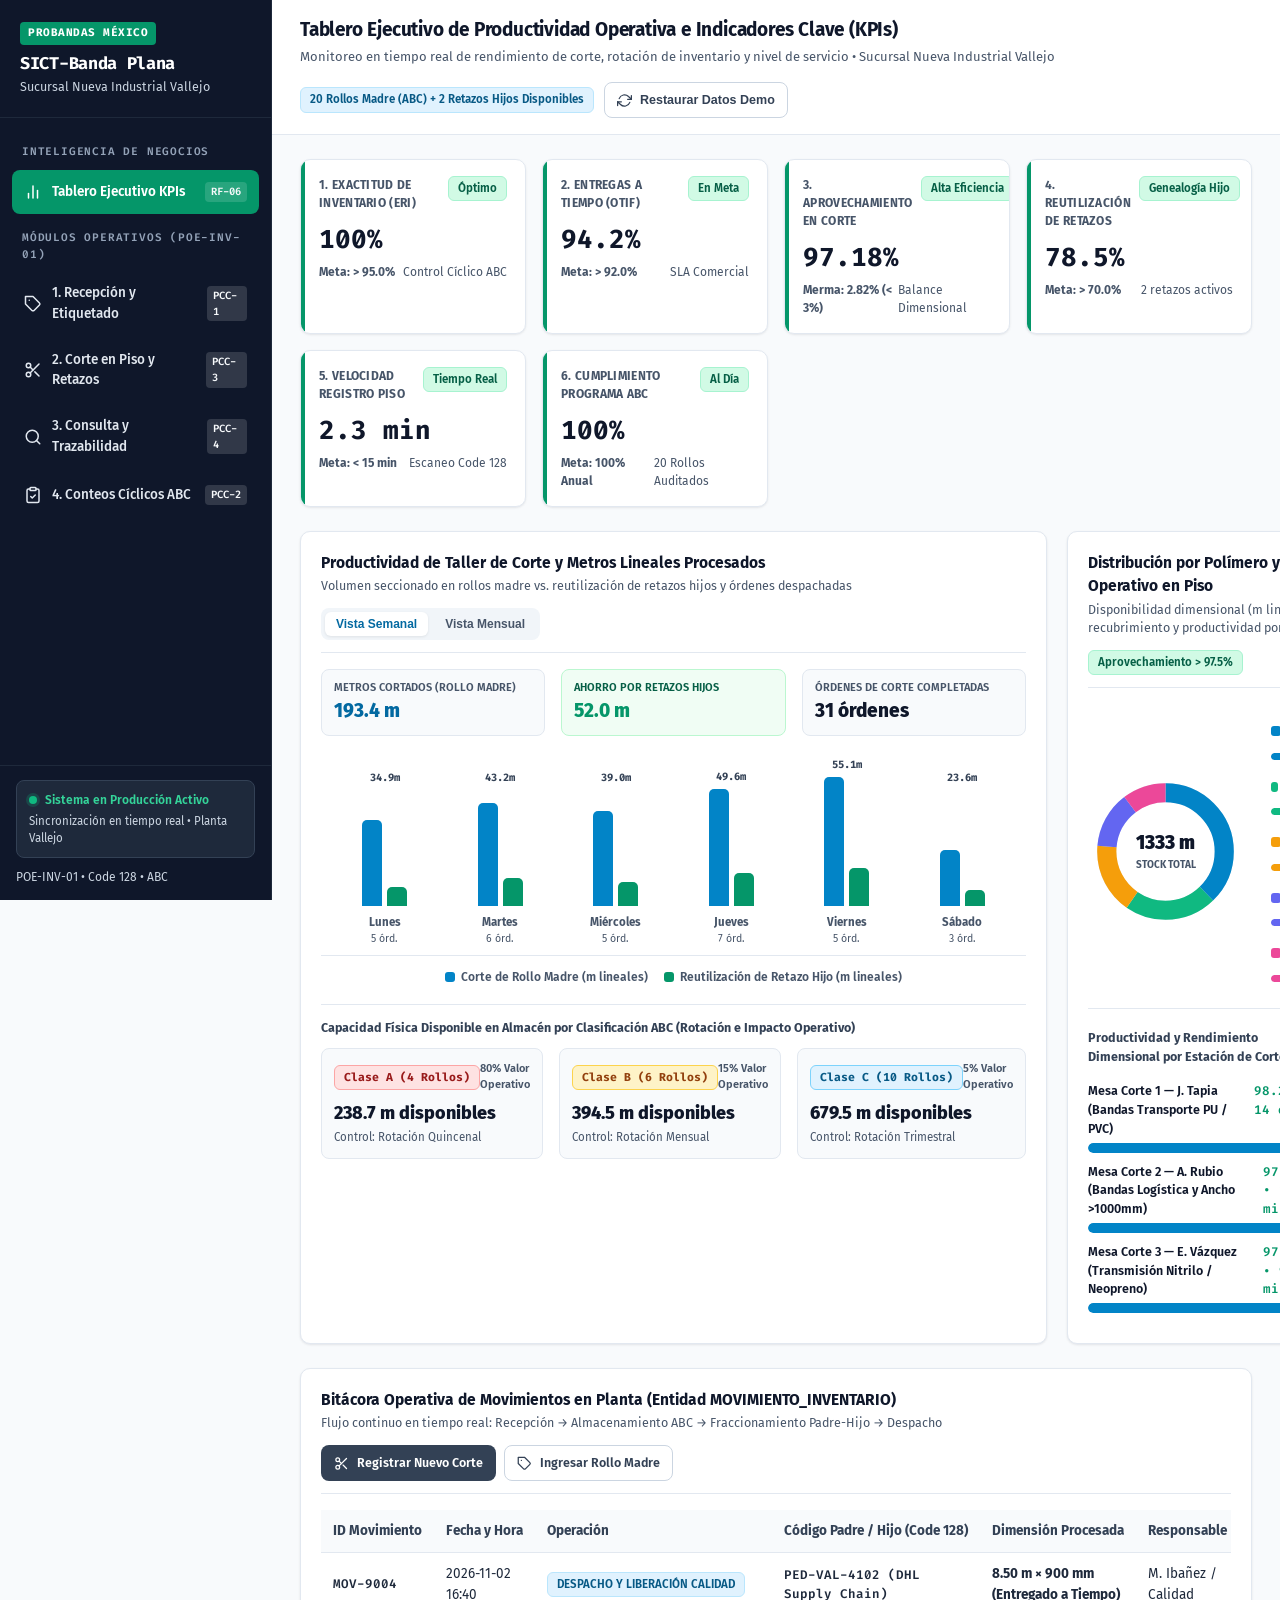
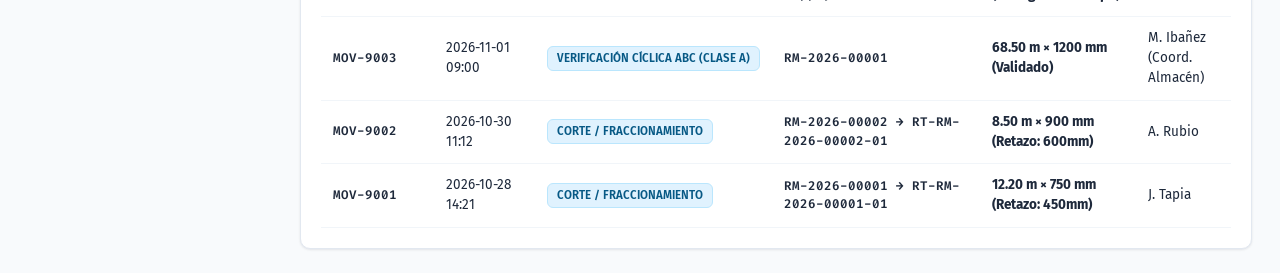
<file: index.html>
<!DOCTYPE html>
<html lang="es">
<head>
  <meta charset="UTF-8" />
  <meta name="viewport" content="width=device-width, initial-scale=1.0" />
  <title>Tablero Ejecutivo de Productividad y KPIs | Probandas México - Sucursal Vallejo</title>
  <link rel="stylesheet" href="styles.css" />
  <style>
    /* Estilos de gráficas interactivas de productividad */
    .chart-controls {
      display: flex;
      gap: 6px;
      background: #f1f5f9;
      padding: 4px;
      border-radius: 8px;
    }
    .chart-tab {
      border: none;
      background: transparent;
      padding: 5px 11px;
      border-radius: 6px;
      font-size: 12px;
      font-weight: 600;
      color: #475569;
      cursor: pointer;
      transition: all 0.15s;
    }
    .chart-tab.active {
      background: #ffffff;
      color: var(--primary-dark);
      box-shadow: 0 1px 3px rgba(0,0,0,0.08);
    }
    .vbar-chart {
      display: flex;
      align-items: flex-end;
      justify-content: space-between;
      height: 210px;
      padding: 24px 12px 8px;
      border-bottom: 1px solid var(--border);
      gap: 12px;
      margin-top: 8px;
    }
    .vbar-col {
      flex: 1;
      display: flex;
      flex-direction: column;
      align-items: center;
      height: 100%;
      justify-content: flex-end;
    }
    .vbar-group {
      display: flex;
      align-items: flex-end;
      gap: 5px;
      height: 155px;
      width: 100%;
      justify-content: center;
    }
    .vbar {
      width: 20px;
      border-radius: 5px 5px 0 0;
      transition: height 0.35s ease;
      position: relative;
    }
    .vbar:hover {
      opacity: 0.88;
    }
    .vbar-val {
      font-size: 10.5px;
      font-weight: 700;
      color: #334155;
      margin-bottom: 4px;
      text-align: center;
    }
    .vbar-label {
      font-size: 11.5px;
      font-weight: 700;
      color: #475569;
      margin-top: 8px;
    }
    .vbar-sub {
      font-size: 10.5px;
      color: var(--text-muted);
    }
    .chart-legend {
      display: flex;
      gap: 16px;
      flex-wrap: wrap;
      font-size: 12px;
      color: #475569;
      margin-top: 12px;
      justify-content: center;
    }
    .legend-item {
      display: flex;
      align-items: center;
      gap: 6px;
      font-weight: 600;
    }
    .legend-dot {
      width: 10px;
      height: 10px;
      border-radius: 3px;
      display: inline-block;
    }
    .donut-wrap {
      display: grid;
      grid-template-columns: 165px 1fr;
      gap: 18px;
      align-items: center;
      padding: 8px 0 14px;
    }
    @media (max-width: 640px) {
      .donut-wrap {
        grid-template-columns: 1fr;
        justify-items: center;
      }
    }
  </style>
</head>
<body>
  <!-- Sidebar Navigation -->
  <aside class="sidebar" aria-label="Navegación principal">
    <div class="brand">
      <span class="brand-badge">PROBANDAS MÉXICO</span>
      <h1>SICT-Banda Plana</h1>
      <p>Sucursal Nueva Industrial Vallejo</p>
    </div>
    <ul class="nav-links">
      <li class="nav-section-label">Inteligencia de Negocios</li>
      <li>
        <a href="index.html" class="active" aria-current="page">
          <span>
            <svg class="icon-svg" viewBox="0 0 24 24" aria-hidden="true"><line x1="18" y1="20" x2="18" y2="10"></line><line x1="12" y1="20" x2="12" y2="4"></line><line x1="6" y1="20" x2="6" y2="14"></line></svg>
            Tablero Ejecutivo KPIs
          </span>
          <span class="nav-pcc">RF-06</span>
        </a>
      </li>
      <li class="nav-section-label">Módulos Operativos (POE-INV-01)</li>
      <li>
        <a href="recepcion.html">
          <span>
            <svg class="icon-svg" viewBox="0 0 24 24" aria-hidden="true"><path d="M20.59 13.41l-7.17 7.17a2 2 0 0 1-2.83 0L2 12V2h10l8.59 8.59a2 2 0 0 1 0 2.82z"></path><line x1="7" y1="7" x2="7.01" y2="7"></line></svg>
            1. Recepción y Etiquetado
          </span>
          <span class="nav-pcc">PCC-1</span>
        </a>
      </li>
      <li>
        <a href="corte.html">
          <span>
            <svg class="icon-svg" viewBox="0 0 24 24" aria-hidden="true"><circle cx="6" cy="6" r="3"></circle><circle cx="6" cy="18" r="3"></circle><line x1="20" y1="4" x2="8.12" y2="15.88"></line><line x1="14.47" y1="14.48" x2="20" y2="20"></line><line x1="8.12" y1="8.12" x2="12" y2="12"></line></svg>
            2. Corte en Piso y Retazos
          </span>
          <span class="nav-pcc">PCC-3</span>
        </a>
      </li>
      <li>
        <a href="consulta.html">
          <span>
            <svg class="icon-svg" viewBox="0 0 24 24" aria-hidden="true"><circle cx="11" cy="11" r="8"></circle><line x1="21" y1="21" x2="16.65" y2="16.65"></line></svg>
            3. Consulta y Trazabilidad
          </span>
          <span class="nav-pcc">PCC-4</span>
        </a>
      </li>
      <li>
        <a href="conteos.html">
          <span>
            <svg class="icon-svg" viewBox="0 0 24 24" aria-hidden="true"><rect x="8" y="2" width="8" height="4" rx="1" ry="1"></rect><path d="M16 4h2a2 2 0 0 1 2 2v14a2 2 0 0 1-2 2H6a2 2 0 0 1-2-2V6a2 2 0 0 1 2-2h2"></path><path d="m9 14 2 2 4-4"></path></svg>
            4. Conteos Cíclicos ABC
          </span>
          <span class="nav-pcc">PCC-2</span>
        </a>
      </li>
    </ul>
    <div class="sidebar-footer">
      <div class="erp-sync-box">
        <div class="erp-sync-status">
          <span class="dot-online" aria-hidden="true"></span> Sistema en Producción Activo
        </div>
        <div style="margin-top:4px; font-size:11.5px; color:#cbd5e1;">
          Sincronización en tiempo real • Planta Vallejo
        </div>
      </div>
      <div>POE-INV-01 • Code 128 • ABC</div>
    </div>
  </aside>

  <!-- Main Content -->
  <div class="main-wrapper">
    <header class="topbar">
      <div class="topbar-title">
        <h2>Tablero Ejecutivo de Productividad Operativa e Indicadores Clave (KPIs)</h2>
        <p>Monitoreo en tiempo real de rendimiento de corte, rotación de inventario y nivel de servicio • Sucursal Nueva Industrial Vallejo</p>
      </div>
      <div class="topbar-actions">
        <span class="badge badge-info" id="liveCountBadge" aria-live="polite">Cargando inventario...</span>
        <button class="btn btn-outline btn-sm" onclick="resetDemoData()">
          <svg class="icon-svg icon-sm" viewBox="0 0 24 24" aria-hidden="true"><polyline points="23 4 23 10 17 10"></polyline><polyline points="1 20 1 14 7 14"></polyline><path d="M3.51 9a9 9 0 0 1 14.85-3.36L23 10M1 14l4.64 4.36A9 9 0 0 0 20.49 15"></path></svg>
          Restaurar Datos Demo
        </button>
      </div>
    </header>

    <main class="content">
      <!-- Nivel 1: 6 Tarjetas de Resumen Ejecutivo de Productividad y Control -->
      <section class="grid-kpis" id="kpiGrid"></section>

      <!-- Nivel 2: Gráficas Funcionales de Productividad Operativa y Rendimiento de Materiales -->
      <div class="grid-2">
        <!-- Gráfica 1: Productividad de Corte, Aprovechamiento de Retazos y Órdenes Procesadas -->
        <div class="card">
          <div class="card-header">
            <div>
              <h3>Productividad de Taller de Corte y Metros Lineales Procesados</h3>
              <span class="subtitle">Volumen seccionado en rollos madre vs. reutilización de retazos hijos y órdenes despachadas</span>
            </div>
            <div class="chart-controls">
              <button class="chart-tab active" id="btnVistaSemanal" onclick="setProductivityView('semanal')">Vista Semanal</button>
              <button class="chart-tab" id="btnVistaMensual" onclick="setProductivityView('mensual')">Vista Mensual</button>
            </div>
          </div>

          <!-- Resumen rápido de productividad del periodo -->
          <div class="grid-3" style="margin-bottom:10px;" id="prodSummaryPills"></div>

          <!-- Gráfico de Barras Agrupadas Dinámico -->
          <div class="vbar-chart" id="productivityBarChart"></div>

          <div class="chart-legend">
            <div class="legend-item">
              <span class="legend-dot" style="background: var(--primary);"></span> Corte de Rollo Madre (m lineales)
            </div>
            <div class="legend-item">
              <span class="legend-dot" style="background: var(--success);"></span> Reutilización de Retazo Hijo (m lineales)
            </div>
          </div>

          <div style="margin-top:18px; padding-top:14px; border-top:1px solid var(--border);">
            <div style="font-size:12.5px; font-weight:700; margin-bottom:10px; color:#334155;">
              Capacidad Física Disponible en Almacén por Clasificación ABC (Rotación e Impacto Operativo)
            </div>
            <div class="grid-3" style="margin-bottom:0;" id="abcSummaryCards"></div>
          </div>
        </div>

        <!-- Gráfica 2: Distribución de Stock por Familia de Polímero y Rendimiento de Estaciones de Corte -->
        <div class="card">
          <div class="card-header">
            <div>
              <h3>Distribución por Polímero y Rendimiento Operativo en Piso</h3>
              <span class="subtitle">Disponibilidad dimensional (m lineales) por recubrimiento y productividad por estación</span>
            </div>
            <span class="badge badge-success">Aprovechamiento &gt; 97.5%</span>
          </div>

          <!-- Gráfico de Dona SVG + Desglose por Polímero -->
          <div class="donut-wrap">
            <div style="position:relative; width:155px; height:155px; display:flex; align-items:center; justify-content:center;">
              <svg id="polimeroDonutSvg" width="155" height="155" viewBox="0 0 42 42" style="transform: rotate(-90deg);"></svg>
              <div style="position:absolute; text-align:center;">
                <div style="font-size:19px; font-weight:900; color:var(--text-main);" id="donutTotalMetros">0 m</div>
                <div style="font-size:10px; font-weight:700; color:var(--text-muted); text-transform:uppercase;">Stock Total</div>
              </div>
            </div>
            <div id="polimeroBreakdownList"></div>
          </div>

          <!-- Productividad y Eficiencia por Operador / Mesa de Corte -->
          <div style="border-top:1px solid var(--border); padding-top:14px; margin-top:4px;">
            <div style="display:flex; justify-content:space-between; align-items:center; margin-bottom:10px;">
              <span style="font-size:12.5px; font-weight:700; color:#334155;">
                Productividad y Rendimiento Dimensional por Estación de Corte
              </span>
              <span style="font-size:11px; color:var(--text-muted);">Tiempo estándar alistamiento: &lt; 12 min/orden</span>
            </div>
            <div id="operadoresPerfList"></div>
          </div>
        </div>
      </div>

      <!-- Bitácora Auditable de Movimientos Productivos (Entidad MOVIMIENTO_INVENTARIO - Sección 5.4.2) -->
      <div class="card">
        <div class="card-header">
          <div>
            <h3>Bitácora Operativa de Movimientos en Planta (Entidad MOVIMIENTO_INVENTARIO)</h3>
            <span class="subtitle">Flujo continuo en tiempo real: Recepción → Almacenamiento ABC → Fraccionamiento Padre-Hijo → Despacho</span>
          </div>
          <div style="display:flex; gap:8px;">
            <a href="corte.html" class="btn btn-primary btn-sm">
              <svg class="icon-svg icon-sm" viewBox="0 0 24 24" aria-hidden="true"><circle cx="6" cy="6" r="3"></circle><circle cx="6" cy="18" r="3"></circle><line x1="20" y1="4" x2="8.12" y2="15.88"></line><line x1="14.47" y1="14.48" x2="20" y2="20"></line><line x1="8.12" y1="8.12" x2="12" y2="12"></line></svg>
              Registrar Nuevo Corte
            </a>
            <a href="recepcion.html" class="btn btn-outline btn-sm">
              <svg class="icon-svg icon-sm" viewBox="0 0 24 24" aria-hidden="true"><path d="M20.59 13.41l-7.17 7.17a2 2 0 0 1-2.83 0L2 12V2h10l8.59 8.59a2 2 0 0 1 0 2.82z"></path><line x1="7" y1="7" x2="7.01" y2="7"></line></svg>
              Ingresar Rollo Madre
            </a>
          </div>
        </div>
        <div class="table-container">
          <table>
            <thead>
              <tr>
                <th>ID Movimiento</th>
                <th>Fecha y Hora</th>
                <th>Operación</th>
                <th>Código Padre / Hijo (Code 128)</th>
                <th>Dimensión Procesada</th>
                <th>Responsable</th>
                <th>Documento</th>
                <th>Tiempo de Registro</th>
              </tr>
            </thead>
            <tbody id="movimientosTableBody"></tbody>
          </table>
        </div>
      </div>
    </main>
  </div>

  <script src="app.js"></script>
  <script>
    let currentProdView = 'semanal';

    function setProductivityView(view) {
      currentProdView = view;
      document.getElementById('btnVistaSemanal').classList.toggle('active', view === 'semanal');
      document.getElementById('btnVistaMensual').classList.toggle('active', view === 'mensual');
      renderProductivityChart();
    }

    function renderProductivityChart() {
      const state = getAppState();
      // Sumar metros de cortes registrados en sesión para reflejar actividad en vivo
      const metrosCortadosSesion = state.ordenesCorte.reduce((acc, o) => acc + Number(o.largoClienteM || 0), 0);
      const ordenesTotales = 26 + state.ordenesCorte.length;

      const dataSemanal = [
        { label: 'Lunes', madre: 28.5, retazo: 6.4, ordenes: 5 },
        { label: 'Martes', madre: 34.0, retazo: 9.2, ordenes: 6 },
        { label: 'Miércoles', madre: 31.2, retazo: 7.8, ordenes: 5 },
        { label: 'Jueves', madre: 38.6, retazo: 11.0, ordenes: 7 },
        { label: 'Viernes', madre: Number((22.0 + metrosCortadosSesion).toFixed(1)), retazo: 12.4, ordenes: 3 + state.ordenesCorte.length },
        { label: 'Sábado', madre: 18.4, retazo: 5.2, ordenes: 3 }
      ];

      const dataMensual = [
        { label: 'Semana 1', madre: 142.0, retazo: 34.5, ordenes: 22 },
        { label: 'Semana 2', madre: 158.4, retazo: 41.2, ordenes: 25 },
        { label: 'Semana 3', madre: 164.8, retazo: 46.0, ordenes: 27 },
        { label: 'Semana 4 (Actual)', madre: Number((152.0 + metrosCortadosSesion).toFixed(1)), retazo: 52.0, ordenes: ordenesTotales }
      ];

      const series = currentProdView === 'semanal' ? dataSemanal : dataMensual;
      const maxVal = Math.max(...series.map(d => d.madre)) * 1.12;

      const totalMadre = series.reduce((a, b) => a + b.madre, 0).toFixed(1);
      const totalRetazo = series.reduce((a, b) => a + b.retazo, 0).toFixed(1);
      const totalOrd = series.reduce((a, b) => a + b.ordenes, 0);

      document.getElementById('prodSummaryPills').innerHTML = `
        <div style="background:#f8fafc; border:1px solid var(--border); border-radius:8px; padding:10px 12px;">
          <div style="font-size:11px; color:var(--text-muted); font-weight:600;">METROS CORTADOS (ROLLO MADRE)</div>
          <div style="font-size:19px; font-weight:800; color:var(--primary-dark);">${totalMadre} m</div>
        </div>
        <div style="background:#f0fdf4; border:1px solid #bbf7d0; border-radius:8px; padding:10px 12px;">
          <div style="font-size:11px; color:#065f46; font-weight:600;">AHORRO POR RETAZOS HIJOS</div>
          <div style="font-size:19px; font-weight:800; color:var(--success);">${totalRetazo} m</div>
        </div>
        <div style="background:#f8fafc; border:1px solid var(--border); border-radius:8px; padding:10px 12px;">
          <div style="font-size:11px; color:var(--text-muted); font-weight:600;">ÓRDENES DE CORTE COMPLETADAS</div>
          <div style="font-size:19px; font-weight:800; color:var(--text-main);">${totalOrd} órdenes</div>
        </div>
      `;

      document.getElementById('productivityBarChart').innerHTML = series.map(item => {
        const hMadre = Math.max(12, Math.round((item.madre / maxVal) * 145));
        const hRetazo = Math.max(8, Math.round((item.retazo / maxVal) * 145));
        return `
          <div class="vbar-col">
            <div class="vbar-val mono">${(item.madre + item.retazo).toFixed(1)}m</div>
            <div class="vbar-group">
              <div class="vbar" style="height:${hMadre}px; background:var(--primary);" title="Rollo Madre: ${item.madre} m"></div>
              <div class="vbar" style="height:${hRetazo}px; background:var(--success);" title="Retazo Hijo: ${item.retazo} m"></div>
            </div>
            <div class="vbar-label">${item.label}</div>
            <div class="vbar-sub">${item.ordenes} órd.</div>
          </div>
        `;
      }).join('');
    }

    function renderPolimeroDonut(state) {
      const colors = {
        'PVC': '#0284c7',
        'Poliuretano (PU)': '#10b981',
        'Nitrilo': '#f59e0b',
        'Neopreno': '#6366f1',
        'Silicón': '#ec4899'
      };

      const totals = {};
      let grandTotal = 0;
      state.rollos.forEach(r => {
        const m = Number(r.largoActual || 0);
        totals[r.polimero] = (totals[r.polimero] || 0) + m;
        grandTotal += m;
      });

      document.getElementById('donutTotalMetros').textContent = `${grandTotal.toFixed(0)} m`;

      const entries = Object.entries(totals).sort((a, b) => b[1] - a[1]);
      let cumulativePct = 0;
      const circles = entries.map(([pol, metros]) => {
        const pct = grandTotal > 0 ? (metros / grandTotal) * 100 : 0;
        const dashArray = `${pct} ${100 - pct}`;
        const dashOffset = 100 - cumulativePct;
        cumulativePct += pct;
        const color = colors[pol] || '#64748b';
        return `<circle cx="21" cy="21" r="15.9155" fill="transparent" stroke="${color}" stroke-width="5.2" stroke-dasharray="${dashArray}" stroke-dashoffset="${dashOffset}"></circle>`;
      }).join('');

      document.getElementById('polimeroDonutSvg').innerHTML = `
        <circle cx="21" cy="21" r="15.9155" fill="transparent" stroke="#e2e8f0" stroke-width="5.2"></circle>
        ${circles}
      `;

      document.getElementById('polimeroBreakdownList').innerHTML = entries.map(([pol, metros]) => {
        const pct = grandTotal > 0 ? ((metros / grandTotal) * 100).toFixed(1) : '0.0';
        const color = colors[pol] || '#64748b';
        return `
          <div style="margin-bottom:8px;">
            <div style="display:flex; justify-content:space-between; font-size:12px; font-weight:600; margin-bottom:3px;">
              <span style="display:flex; align-items:center; gap:6px;">
                <span class="legend-dot" style="background:${color};"></span> ${pol}
              </span>
              <span class="mono">${metros.toFixed(1)} m (${pct}%)</span>
            </div>
            <div class="bar-track" style="height:7px;">
              <div class="bar-fill" style="width:${pct}%; background:${color};"></div>
            </div>
          </div>
        `;
      }).join('');
    }

    function renderOperadoresPerformance(state) {
      const estaciones = [
        { nombre: 'Mesa Corte 1 — J. Tapia (Bandas Transporte PU / PVC)', ordenes: 14, aprovechamiento: 98.2, tiempoProm: '9.4 min' },
        { nombre: 'Mesa Corte 2 — A. Rubio (Bandas Logística y Ancho >1000mm)', ordenes: 12, aprovechamiento: 97.8, tiempoProm: '10.2 min' },
        { nombre: 'Mesa Corte 3 — E. Vázquez (Transmisión Nitrilo / Neopreno)', ordenes: 9, aprovechamiento: 97.5, tiempoProm: '11.0 min' }
      ];

      document.getElementById('operadoresPerfList').innerHTML = estaciones.map(e => `
        <div class="bar-row" style="margin-bottom:10px;">
          <div class="bar-row-top">
            <span>${e.nombre}</span>
            <span class="mono" style="color:var(--success);">${e.aprovechamiento}% Rendimiento • ${e.ordenes} órd. (${e.tiempoProm})</span>
          </div>
          <div class="bar-track">
            <div class="bar-fill" style="width:${e.aprovechamiento}%; background:var(--primary);"></div>
          </div>
        </div>
      `).join('');
    }

    function renderDashboard() {
      const state = getAppState();
      const m = calculateMetrics(state);
      const aprovechamiento = (100 - m.pctMerma).toFixed(2);

      document.getElementById('liveCountBadge').textContent =
        `${m.totalRollosMadre} Rollos Madre (ABC) + ${m.totalRetazosHijos} Retazos Hijos Disponibles`;

      const kpis = [
        {
          label: '1. Exactitud de Inventario (ERI)',
          value: `${m.eri}%`,
          meta: 'Meta: > 95.0%',
          base: 'Control Cíclico ABC',
          status: m.eri >= 95 ? 'green' : 'yellow',
          badge: 'Óptimo'
        },
        {
          label: '2. Entregas a Tiempo (OTIF)',
          value: `${m.otif}%`,
          meta: 'Meta: > 92.0%',
          base: 'SLA Comercial',
          status: 'green',
          badge: 'En Meta'
        },
        {
          label: '3. Aprovechamiento en Corte',
          value: `${aprovechamiento}%`,
          meta: `Merma: ${m.pctMerma}% (< 3%)`,
          base: 'Balance Dimensional',
          status: m.pctMerma < 3.0 ? 'green' : 'yellow',
          badge: 'Alta Eficiencia'
        },
        {
          label: '4. Reutilización de Retazos',
          value: `${m.tasaRetazos}%`,
          meta: 'Meta: > 70.0%',
          base: `${m.totalRetazosHijos} retazos activos`,
          status: 'green',
          badge: 'Genealogía Hijo'
        },
        {
          label: '5. Velocidad Registro Piso',
          value: `${m.oportunidadMin} min`,
          meta: 'Meta: < 15 min',
          base: 'Escaneo Code 128',
          status: 'green',
          badge: 'Tiempo Real'
        },
        {
          label: '6. Cumplimiento Programa ABC',
          value: '100%',
          meta: 'Meta: 100% Anual',
          base: '20 Rollos Auditados',
          status: 'green',
          badge: 'Al Día'
        }
      ];

      document.getElementById('kpiGrid').innerHTML = kpis.map(k => `
        <div class="kpi-card status-${k.status}">
          <div class="kpi-top">
            <span class="kpi-label">${k.label}</span>
            <span class="badge badge-success">${k.badge}</span>
          </div>
          <div class="kpi-value">${k.value}</div>
          <div class="kpi-meta">
            <span><strong>${k.meta}</strong></span>
            <span>${k.base}</span>
          </div>
        </div>
      `).join('');

      // Resumen ABC
      const clases = ['A', 'B', 'C'];
      const freqMap = { A: 'Rotación Quincenal', B: 'Rotación Mensual', C: 'Rotación Trimestral' };
      const valMap = { A: '80% Valor Operativo', B: '15% Valor Operativo', C: '5% Valor Operativo' };
      document.getElementById('abcSummaryCards').innerHTML = clases.map(c => {
        const items = state.rollos.filter(r => r.abc === c && r.tipo === 'PADRE');
        const metros = items.reduce((acc, r) => acc + Number(r.largoActual), 0).toFixed(1);
        return `
          <div style="background:#f8fafc; border:1px solid var(--border); border-radius:8px; padding:12px;">
            <div style="display:flex; justify-content:space-between; align-items:center; margin-bottom:6px;">
              <span class="badge badge-abc-${c}">Clase ${c} (${items.length} Rollos)</span>
              <span style="font-size:11px; color:var(--text-muted); font-weight:600;">${valMap[c]}</span>
            </div>
            <div style="font-size:18px; font-weight:800;">${metros} m disponibles</div>
            <div style="font-size:11.5px; color:var(--text-muted); margin-top:2px;">Control: ${freqMap[c]}</div>
          </div>
        `;
      }).join('');

      renderProductivityChart();
      renderPolimeroDonut(state);
      renderOperadoresPerformance(state);

      // Tabla de movimientos
      document.getElementById('movimientosTableBody').innerHTML = state.movimientos.slice().reverse().map(mv => `
        <tr>
          <td class="mono">${mv.idMov}</td>
          <td>${mv.fecha}</td>
          <td><span class="badge badge-info">${mv.tipo}</span></td>
          <td class="mono">${mv.objeto}</td>
          <td><strong>${mv.cantidad}</strong></td>
          <td>${mv.usuario}</td>
          <td class="mono">${mv.doc}</td>
          <td><span class="badge badge-success">${mv.tiempoCapturaMin} min</span></td>
        </tr>
      `).join('');
    }

    renderDashboard();
  </script>
</body>
</html>
</file>
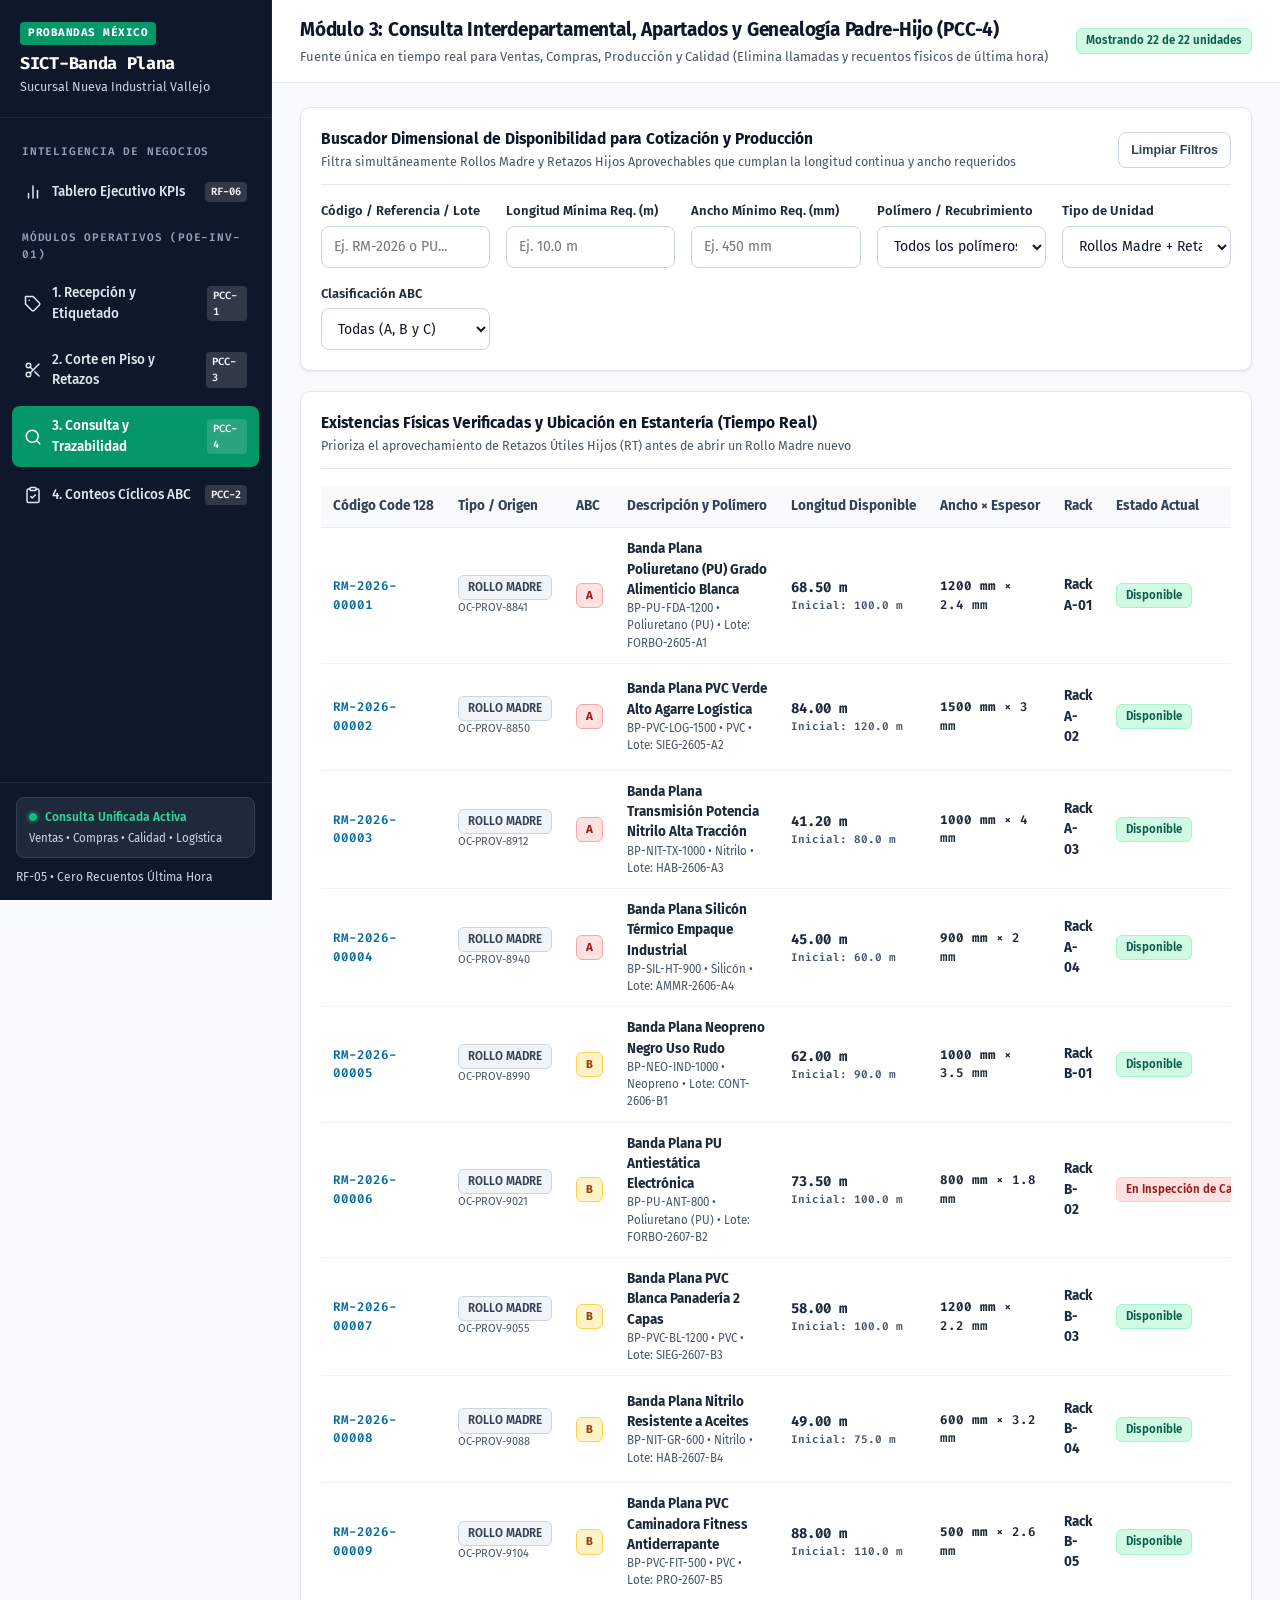
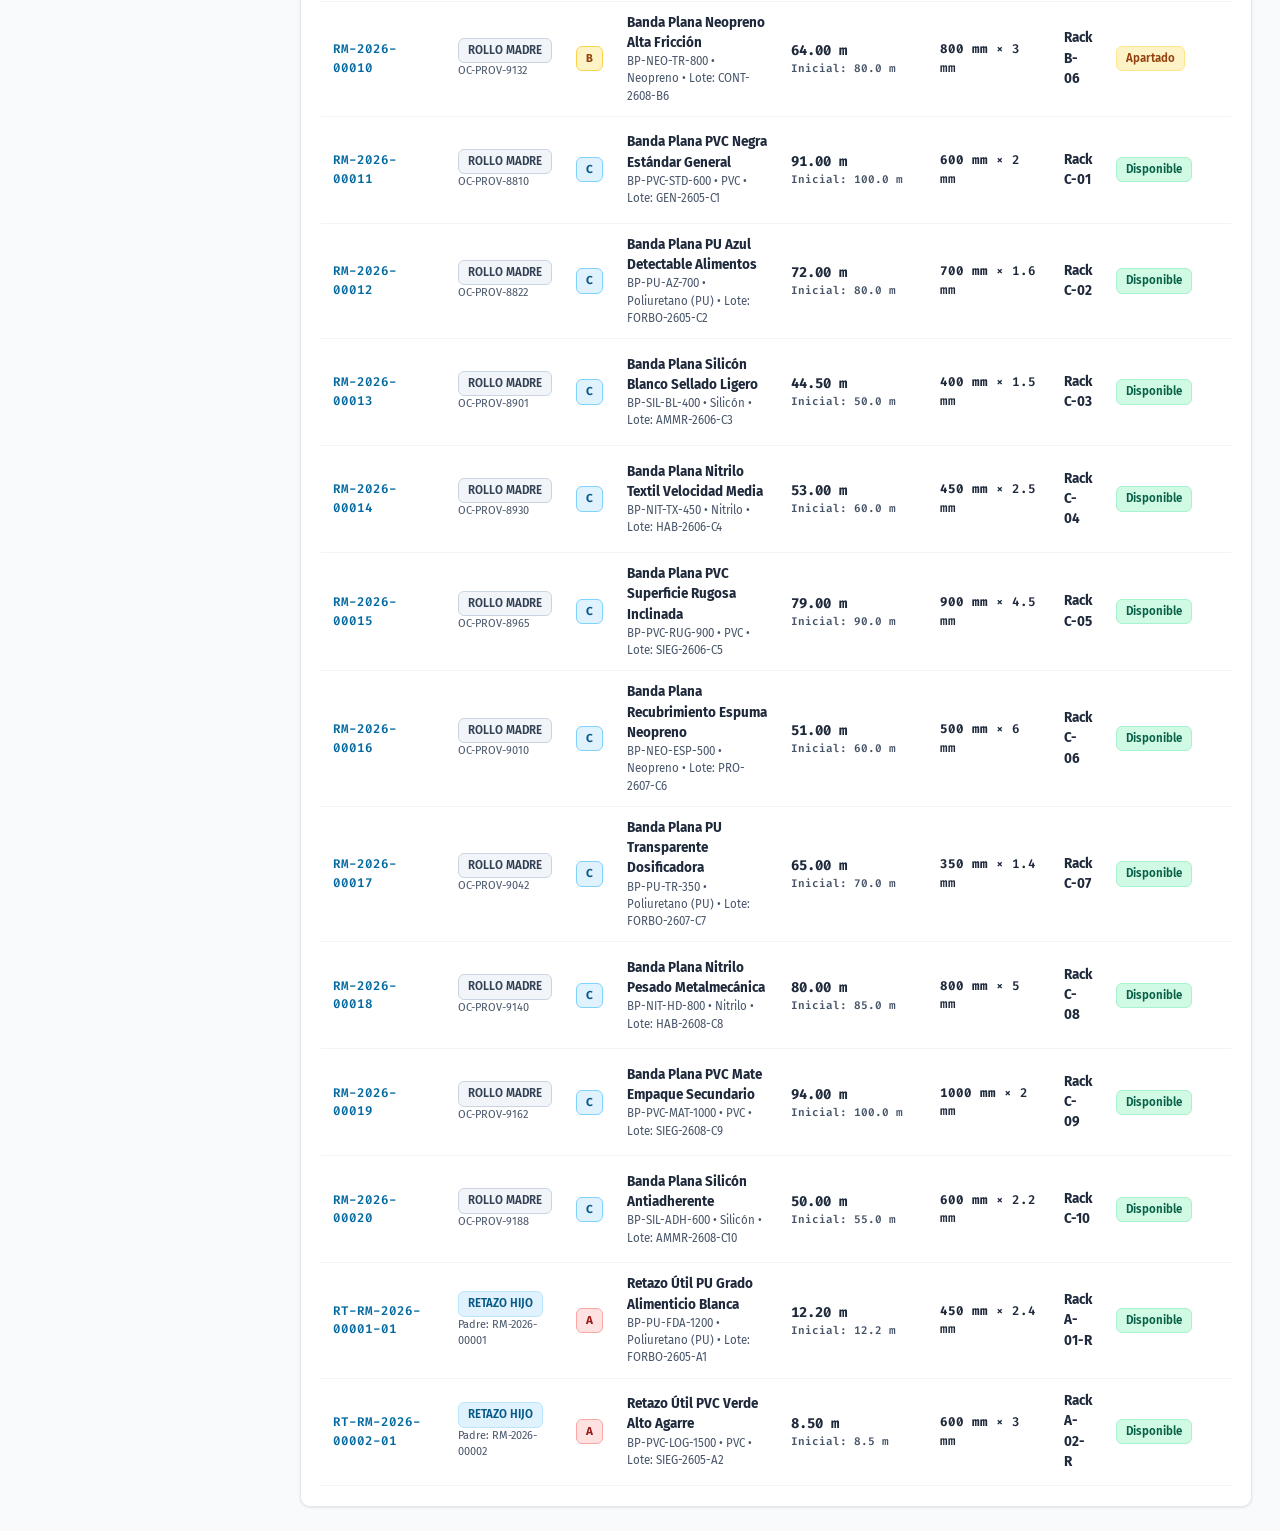
<file: consulta.html>
<!DOCTYPE html>
<html lang="es">
<head>
  <meta charset="UTF-8" />
  <meta name="viewport" content="width=device-width, initial-scale=1.0" />
  <title>Módulo 3: Consulta y Trazabilidad en Tiempo Real | Probandas México</title>
  <link rel="stylesheet" href="styles.css" />
</head>
<body>
  <aside class="sidebar" aria-label="Navegación principal">
    <div class="brand">
      <span class="brand-badge">PROBANDAS MÉXICO</span>
      <h1>SICT-Banda Plana</h1>
      <p>Sucursal Nueva Industrial Vallejo</p>
    </div>
    <ul class="nav-links">
      <li class="nav-section-label">Inteligencia de Negocios</li>
      <li>
        <a href="index.html">
          <span>
            <svg class="icon-svg" viewBox="0 0 24 24" aria-hidden="true"><line x1="18" y1="20" x2="18" y2="10"></line><line x1="12" y1="20" x2="12" y2="4"></line><line x1="6" y1="20" x2="6" y2="14"></line></svg>
            Tablero Ejecutivo KPIs
          </span>
          <span class="nav-pcc">RF-06</span>
        </a>
      </li>
      <li class="nav-section-label">Módulos Operativos (POE-INV-01)</li>
      <li>
        <a href="recepcion.html">
          <span>
            <svg class="icon-svg" viewBox="0 0 24 24" aria-hidden="true"><path d="M20.59 13.41l-7.17 7.17a2 2 0 0 1-2.83 0L2 12V2h10l8.59 8.59a2 2 0 0 1 0 2.82z"></path><line x1="7" y1="7" x2="7.01" y2="7"></line></svg>
            1. Recepción y Etiquetado
          </span>
          <span class="nav-pcc">PCC-1</span>
        </a>
      </li>
      <li>
        <a href="corte.html">
          <span>
            <svg class="icon-svg" viewBox="0 0 24 24" aria-hidden="true"><circle cx="6" cy="6" r="3"></circle><circle cx="6" cy="18" r="3"></circle><line x1="20" y1="4" x2="8.12" y2="15.88"></line><line x1="14.47" y1="14.48" x2="20" y2="20"></line><line x1="8.12" y1="8.12" x2="12" y2="12"></line></svg>
            2. Corte en Piso y Retazos
          </span>
          <span class="nav-pcc">PCC-3</span>
        </a>
      </li>
      <li>
        <a href="consulta.html" class="active" aria-current="page">
          <span>
            <svg class="icon-svg" viewBox="0 0 24 24" aria-hidden="true"><circle cx="11" cy="11" r="8"></circle><line x1="21" y1="21" x2="16.65" y2="16.65"></line></svg>
            3. Consulta y Trazabilidad
          </span>
          <span class="nav-pcc">PCC-4</span>
        </a>
      </li>
      <li>
        <a href="conteos.html">
          <span>
            <svg class="icon-svg" viewBox="0 0 24 24" aria-hidden="true"><rect x="8" y="2" width="8" height="4" rx="1" ry="1"></rect><path d="M16 4h2a2 2 0 0 1 2 2v14a2 2 0 0 1-2 2H6a2 2 0 0 1-2-2V6a2 2 0 0 1 2-2h2"></path><path d="m9 14 2 2 4-4"></path></svg>
            4. Conteos Cíclicos ABC
          </span>
          <span class="nav-pcc">PCC-2</span>
        </a>
      </li>
    </ul>
    <div class="sidebar-footer">
      <div class="erp-sync-box">
        <div class="erp-sync-status">
          <span class="dot-online" aria-hidden="true"></span> Consulta Unificada Activa
        </div>
        <div style="margin-top:4px; font-size:11.5px; color:#cbd5e1;">
          Ventas • Compras • Calidad • Logística
        </div>
      </div>
      <div>RF-05 • Cero Recuentos Última Hora</div>
    </div>
  </aside>

  <div class="main-wrapper">
    <header class="topbar">
      <div class="topbar-title">
        <h2>Módulo 3: Consulta Interdepartamental, Apartados y Genealogía Padre-Hijo (PCC-4)</h2>
        <p>Fuente única en tiempo real para Ventas, Compras, Producción y Calidad (Elimina llamadas y recuentos físicos de última hora)</p>
      </div>
      <div class="topbar-actions">
        <span class="badge badge-success" id="resumenFiltroBadge">22 partidas activas</span>
      </div>
    </header>

    <main class="content">
      <div id="consultaAlert"></div>

      <!-- Barra de Filtros Dimensionales (Sección 5.4.4.3) -->
      <div class="card" style="margin-bottom:20px;">
        <div class="card-header">
          <div>
            <h3>Buscador Dimensional de Disponibilidad para Cotización y Producción</h3>
            <span class="subtitle">Filtra simultáneamente Rollos Madre y Retazos Hijos Aprovechables que cumplan la longitud continua y ancho requeridos</span>
          </div>
          <button class="btn btn-outline btn-sm" onclick="limpiarFiltros()">Limpiar Filtros</button>
        </div>

        <div class="grid-kpis" style="margin-bottom:0; grid-template-columns: repeat(auto-fit, minmax(165px, 1fr));">
          <div class="form-group">
            <label>Código / Referencia / Lote</label>
            <input type="text" id="fltTexto" placeholder="Ej. RM-2026 o PU..." oninput="renderInventario()" />
          </div>
          <div class="form-group">
            <label>Longitud Mínima Req. (m)</label>
            <input type="number" step="0.5" min="0" id="fltMinLargo" placeholder="Ej. 10.0 m" oninput="renderInventario()" />
          </div>
          <div class="form-group">
            <label>Ancho Mínimo Req. (mm)</label>
            <input type="number" step="50" min="0" id="fltMinAncho" placeholder="Ej. 450 mm" oninput="renderInventario()" />
          </div>
          <div class="form-group">
            <label>Polímero / Recubrimiento</label>
            <select id="fltPolimero" onchange="renderInventario()">
              <option value="">Todos los polímeros</option>
              <option value="Poliuretano (PU)">Poliuretano (PU)</option>
              <option value="PVC">PVC</option>
              <option value="Nitrilo">Nitrilo</option>
              <option value="Neopreno">Neopreno</option>
              <option value="Silicón">Silicón</option>
            </select>
          </div>
          <div class="form-group">
            <label>Tipo de Unidad</label>
            <select id="fltTipo" onchange="renderInventario()">
              <option value="">Rollos Madre + Retazos Hijos</option>
              <option value="PADRE">Solo Rollos Madre (RM)</option>
              <option value="HIJO">Solo Retazos Útiles Hijos (RT)</option>
            </select>
          </div>
          <div class="form-group">
            <label>Clasificación ABC</label>
            <select id="fltAbc" onchange="renderInventario()">
              <option value="">Todas (A, B y C)</option>
              <option value="A">Clase A (Alta Rotación)</option>
              <option value="B">Clase B (Media Rotación)</option>
              <option value="C">Clase C (Baja Rotación)</option>
            </select>
          </div>
        </div>
      </div>

      <!-- Tabla de Existencias en Tiempo Real -->
      <div class="card">
        <div class="card-header">
          <div>
            <h3>Existencias Físicas Verificadas y Ubicación en Estantería (Tiempo Real)</h3>
            <span class="subtitle">Prioriza el aprovechamiento de Retazos Útiles Hijos (RT) antes de abrir un Rollo Madre nuevo</span>
          </div>
        </div>
        <div class="table-container">
          <table>
            <thead>
              <tr>
                <th>Código Code 128</th>
                <th>Tipo / Origen</th>
                <th>ABC</th>
                <th>Descripción y Polímero</th>
                <th>Longitud Disponible</th>
                <th>Ancho × Espesor</th>
                <th>Rack</th>
                <th>Estado Actual</th>
                <th>Acciones Operativas</th>
              </tr>
            </thead>
            <tbody id="tablaConsultaBody"></tbody>
          </table>
        </div>
      </div>
    </main>
  </div>

  <!-- Modal de Árbol de Genealogía Padre-Hijo y Trazabilidad Completa -->
  <div class="modal-backdrop" id="modalGenealogia" role="dialog" aria-modal="true" aria-labelledby="mdlTitulo" onclick="if(event.target === this) cerrarModal()">
    <div class="modal-card">
      <div class="card-header">
        <div>
          <h3 id="mdlTitulo">Trazabilidad Completa y Genealogía Padre-Hijo</h3>
          <span class="subtitle">Rastreo desde Orden de Compra / Recepción → Rollo Madre → Cortes en Taller → Retazos Hijos</span>
        </div>
        <button class="btn btn-outline btn-sm" id="btnCerrarModal" onclick="cerrarModal()" aria-label="Cerrar ventana de trazabilidad">
          <svg class="icon-svg icon-sm" viewBox="0 0 24 24" aria-hidden="true"><line x1="18" y1="6" x2="6" y2="18"></line><line x1="6" y1="6" x2="18" y2="18"></line></svg>
          Cerrar
        </button>
      </div>
      <div id="mdlContenido"></div>
    </div>
  </div>

  <script src="app.js"></script>
  <script>
    document.addEventListener('keydown', (e) => {
      if (e.key === 'Escape') cerrarModal();
    });

    function limpiarFiltros() {
      document.getElementById('fltTexto').value = '';
      document.getElementById('fltMinLargo').value = '';
      document.getElementById('fltMinAncho').value = '';
      document.getElementById('fltPolimero').value = '';
      document.getElementById('fltTipo').value = '';
      document.getElementById('fltAbc').value = '';
      renderInventario();
    }

    function renderInventario() {
      const state = getAppState();
      const q = document.getElementById('fltTexto').value.trim().toLowerCase();
      const minL = Number(document.getElementById('fltMinLargo').value || 0);
      const minA = Number(document.getElementById('fltMinAncho').value || 0);
      const pol = document.getElementById('fltPolimero').value;
      const tipo = document.getElementById('fltTipo').value;
      const abc = document.getElementById('fltAbc').value;

      const filtrados = state.rollos.filter(r => {
        if (q && !(r.id.toLowerCase().includes(q) || r.nombre.toLowerCase().includes(q) || r.codigoRef.toLowerCase().includes(q) || r.lote.toLowerCase().includes(q))) return false;
        if (minL > 0 && Number(r.largoActual) < minL) return false;
        if (minA > 0 && Number(r.anchoMm) < minA) return false;
        if (pol && r.polimero !== pol) return false;
        if (tipo && r.tipo !== tipo) return false;
        if (abc && r.abc !== abc) return false;
        return true;
      });

      document.getElementById('resumenFiltroBadge').textContent =
        `Mostrando ${filtrados.length} de ${state.rollos.length} unidades`;

      document.getElementById('tablaConsultaBody').innerHTML = filtrados.map(r => `
        <tr>
          <td class="mono" style="color:var(--primary-dark);">${r.id}</td>
          <td>
            ${r.tipo === 'HIJO'
              ? `<span class="badge badge-info">RETAZO HIJO</span><div style="font-size:11px; color:var(--text-muted);">Padre: ${r.padreId}</div>`
              : `<span class="badge badge-neutral">ROLLO MADRE</span><div style="font-size:11px; color:var(--text-muted);">${r.ordenCompra || ''}</div>`
            }
          </td>
          <td><span class="badge badge-abc-${r.abc}">${r.abc}</span></td>
          <td>
            <strong>${r.nombre}</strong>
            <div style="font-size:11.5px; color:var(--text-muted);">${r.codigoRef} • ${r.polimero} • Lote: ${r.lote}</div>
          </td>
          <td class="mono" style="font-size:14px;">
            <strong>${Number(r.largoActual).toFixed(2)} m</strong>
            <div style="font-size:11px; color:var(--text-muted);">Inicial: ${Number(r.largoInicial).toFixed(1)} m</div>
          </td>
          <td class="mono"><strong>${r.anchoMm} mm</strong> × ${r.espesorMm} mm</td>
          <td><strong>${r.rack}</strong></td>
          <td>
            <span class="badge ${r.estado === 'Disponible' ? 'badge-success' : (r.estado === 'Apartado' ? 'badge-warning' : 'badge-danger')}">
              ${r.estado}
            </span>
          </td>
          <td>
            <div style="display:flex; gap:6px; flex-wrap:wrap;">
              <button class="btn btn-outline btn-sm" onclick="verGenealogia('${r.id}')">
                ${iconSvg('git-branch', 'icon-sm')} Trazabilidad
              </button>
              <button class="btn ${r.estado === 'Disponible' ? 'btn-primary' : 'btn-success'} btn-sm" onclick="cambiarEstado('${r.id}')">
                ${r.estado === 'Disponible'
                  ? `${iconSvg('bookmark', 'icon-sm')} Apartar Pedido`
                  : `${iconSvg('check-circle', 'icon-sm')} Liberar a Disponible`}
              </button>
            </div>
          </td>
        </tr>
      `).join('');
    }

    function cambiarEstado(id) {
      const state = getAppState();
      const idx = state.rollos.findIndex(r => r.id === id);
      if (idx === -1) return;

      const actual = state.rollos[idx].estado;
      const nuevo = actual === 'Disponible' ? 'Apartado' : 'Disponible';
      state.rollos[idx].estado = nuevo;

      state.movimientos.push({
        idMov: `MOV-${9000 + state.movimientos.length + 1}`,
        fecha: formatNow(),
        tipo: nuevo === 'Apartado' ? 'APARTADO COMERCIAL (PCC-4)' : 'LIBERACIÓN / DISPONIBLE',
        objeto: id,
        cantidad: `${Number(state.rollos[idx].largoActual).toFixed(2)} m × ${state.rollos[idx].anchoMm} mm`,
        usuario: 'Gerencia Ventas / Calidad',
        doc: 'COT-VENTAS-2026',
        tiempoCapturaMin: 1
      });

      saveAppState(state);
      playScannerSound('ok');

      document.getElementById('consultaAlert').innerHTML = `
        <div class="alert alert-success" role="status">
          <span style="display:inline-flex; align-items:center; gap:8px;">
            ${iconSvg('check-circle')}
            <span>Unidad <code>${id}</code> actualizada a estado <strong>${nuevo}</strong> en tiempo real para todas las áreas (Ventas, Almacén, Corte y Compras).</span>
          </span>
        </div>
      `;
      renderInventario();
    }

    function verGenealogia(id) {
      const state = getAppState();
      const item = state.rollos.find(r => r.id === id);
      if (!item) return;

      const padreId = item.tipo === 'HIJO' ? item.padreId : item.id;
      const padre = state.rollos.find(r => r.id === padreId) || item;
      const hijos = state.rollos.filter(r => r.padreId === padreId);
      const cortes = state.ordenesCorte.filter(c => c.idRolloOrigen === padreId);

      document.getElementById('mdlTitulo').textContent = `Árbol de Genealogía Padre-Hijo: ${padre.id}`;
      document.getElementById('mdlContenido').innerHTML = `
        <div style="background:#f8fafc; padding:14px; border-radius:8px; border:1px solid var(--border); margin-bottom:14px;">
          <div style="font-size:12px; color:var(--text-muted); font-weight:700;">1. RECEPCIÓN FÍSICA Y REGISTRO DE ORIGEN (PCC-1)</div>
          <div style="margin-top:4px; font-size:13.5px;">
            <strong>Orden Compra / Remisión:</strong> <span class="mono">${padre.ordenCompra || ''}</span> |
            <strong>Lote Proveedor:</strong> <span class="mono">${padre.lote}</span> |
            <strong>Fecha Ingreso:</strong> ${padre.fechaIngreso}
          </div>
        </div>

        <div class="tree-node">
          <div style="font-weight:800; color:var(--primary-dark); font-size:14.5px; display:flex; align-items:center; gap:6px;">
            ${iconSvg('tag', 'icon-sm')} ROLLO MADRE PADRE: <span class="mono">${padre.id}</span> (${padre.nombre})
          </div>
          <div style="font-size:12.5px; color:#334155; margin-top:4px;">
            Longitud Original: <strong>${Number(padre.largoInicial).toFixed(2)} m</strong> × ${padre.anchoMm} mm |
            Longitud Remanente Actual: <strong>${Number(padre.largoActual).toFixed(2)} m</strong> |
            Ubicación: <strong>${padre.rack}</strong>
          </div>

          ${cortes.length > 0 ? cortes.map(c => `
            <div class="tree-child">
              <div style="font-weight:700; font-size:13px; display:flex; align-items:center; gap:6px;">
                ${iconSvg('scissors', 'icon-sm')} Orden de Corte <span class="mono">${c.idOrden}</span> (${c.fechaHora}) — Pedido: ${c.folioPedido}
              </div>
              <div style="font-size:12px; color:#475569; margin-top:2px;">
                Balance Dimensional: Inicial <strong>${Number(c.largoInicialM).toFixed(2)}m</strong> =
                Tramo Cliente (<strong>${Number(c.largoClienteM).toFixed(2)}m × ${c.anchoCorteMm}mm</strong>) +
                Remanente (<strong>${Number(c.largoRetazoM).toFixed(2)}m</strong>) +
                Merma Técnica (<strong>${Number(c.largoMermaM).toFixed(2)}m</strong>)
              </div>
            </div>
          `).join('') : `<div class="tree-child" style="font-size:12.5px; color:var(--text-muted);">Sin fraccionamientos registrados aún (Rollo íntegro).</div>`}

          ${hijos.length > 0 ? hijos.map(h => `
            <div class="tree-child" style="border-left-color:var(--success); background:#f0fdf4; padding:8px 12px; border-radius:6px;">
              <div style="font-weight:800; color:#065f46; font-size:13px; display:flex; align-items:center; gap:6px;">
                ${iconSvg('layers', 'icon-sm')} RETAZO ÚTIL HIJO DERIVADO: <span class="mono">${h.id}</span>
              </div>
              <div style="font-size:12px; color:#065f46;">
                Dimensiones Disponibles: <strong>${Number(h.largoActual).toFixed(2)} m × ${h.anchoMm} mm</strong> |
                Ubicación: <strong>${h.rack}</strong> | Estado: <strong>${h.estado}</strong>
              </div>
            </div>
          `).join('') : ''}
        </div>
      `;

      document.getElementById('modalGenealogia').classList.add('open');
      document.getElementById('btnCerrarModal').focus();
    }

    function cerrarModal() {
      document.getElementById('modalGenealogia').classList.remove('open');
    }

    renderInventario();
  </script>
</body>
</html>
</file>
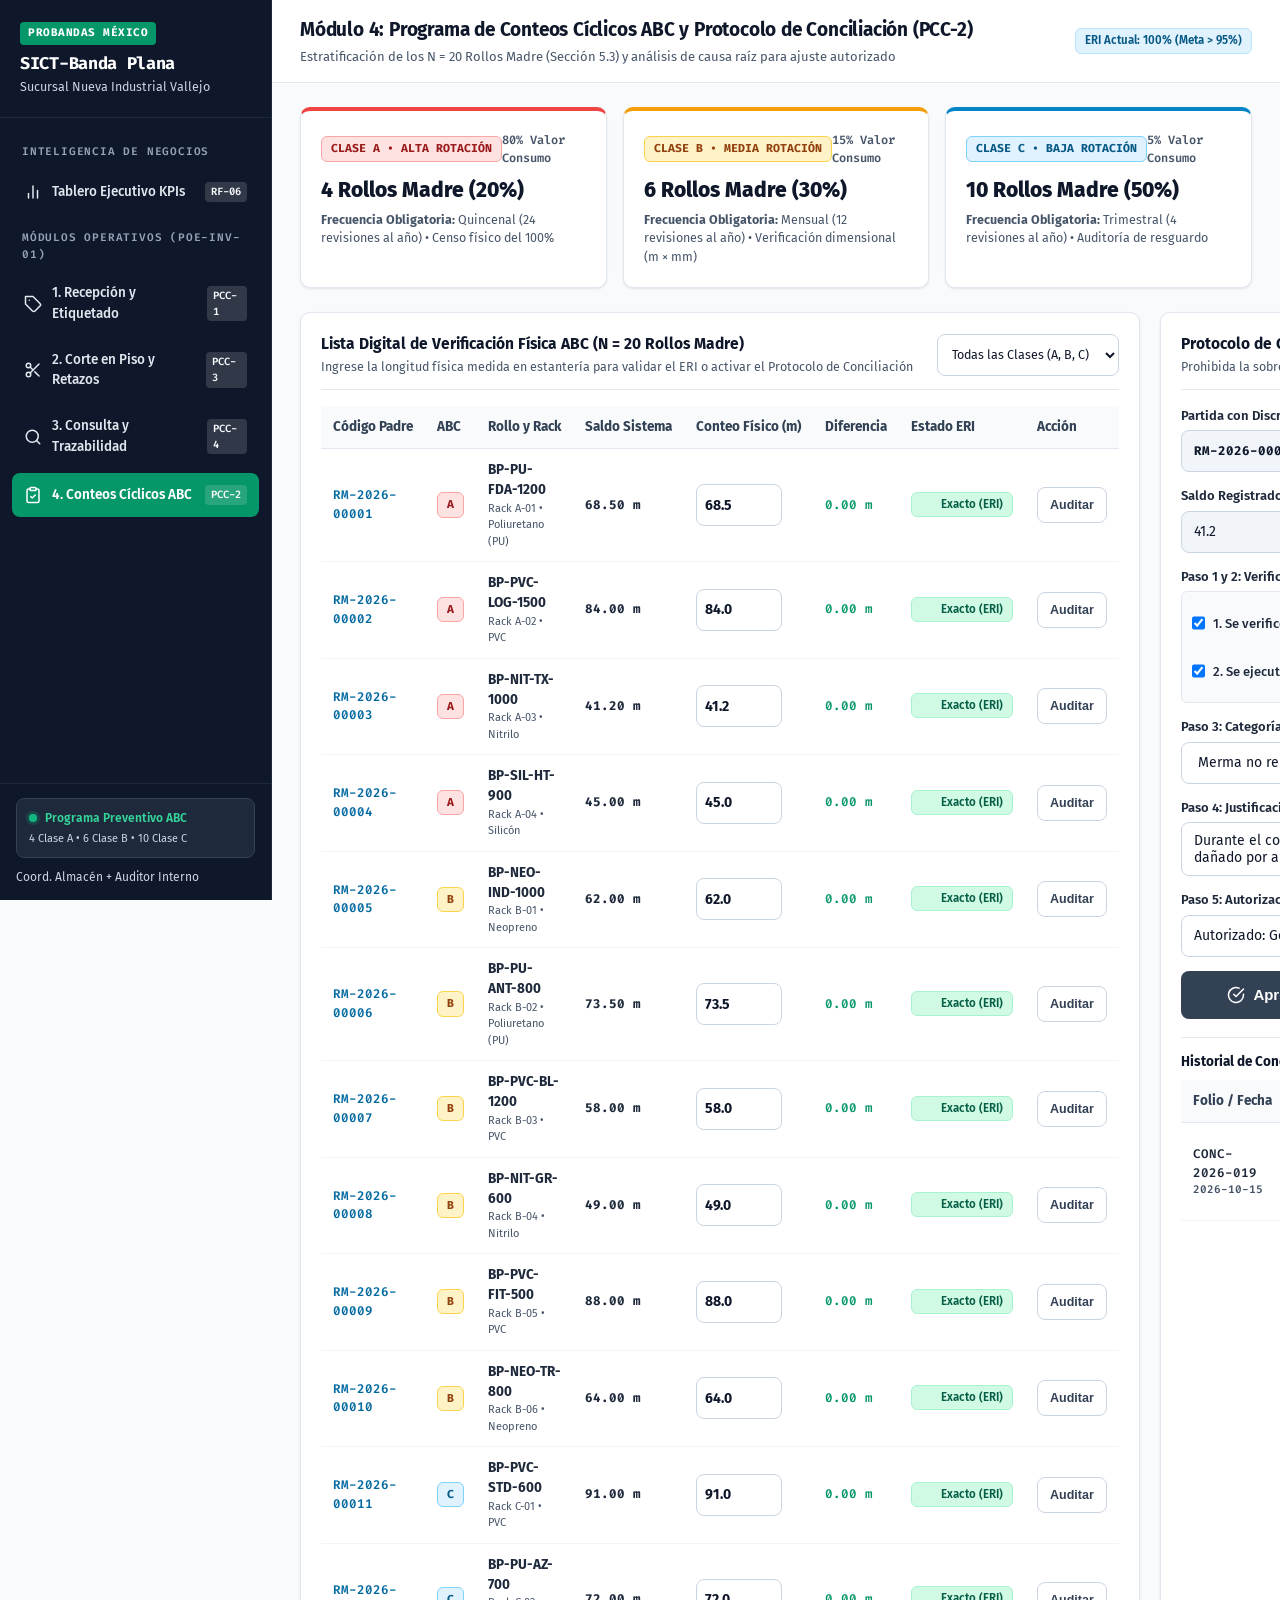
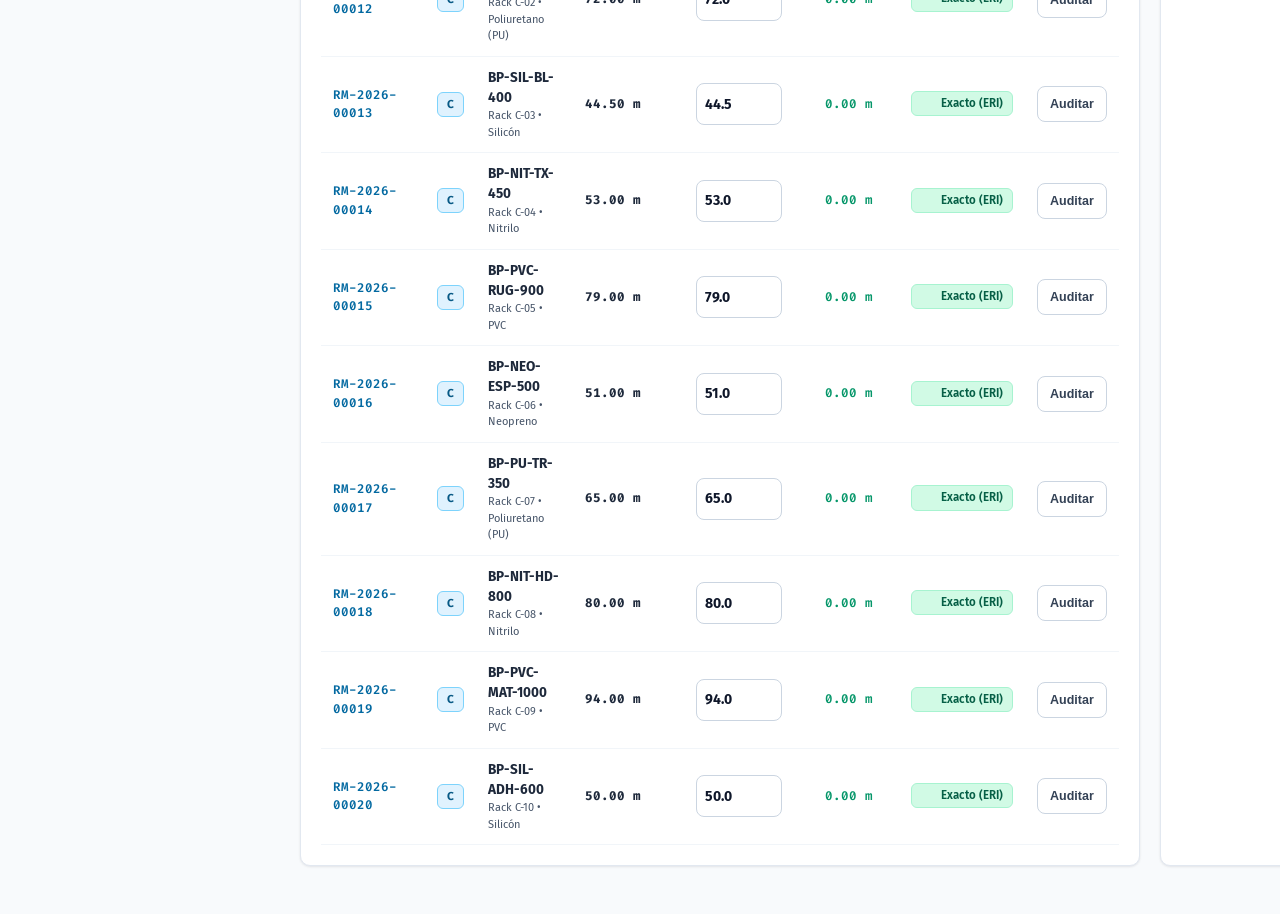
<file: conteos.html>
<!DOCTYPE html>
<html lang="es">
<head>
  <meta charset="UTF-8" />
  <meta name="viewport" content="width=device-width, initial-scale=1.0" />
  <title>Módulo 4: Conteos Cíclicos ABC y Conciliación | Probandas México</title>
  <link rel="stylesheet" href="styles.css" />
</head>
<body>
  <aside class="sidebar" aria-label="Navegación principal">
    <div class="brand">
      <span class="brand-badge">PROBANDAS MÉXICO</span>
      <h1>SICT-Banda Plana</h1>
      <p>Sucursal Nueva Industrial Vallejo</p>
    </div>
    <ul class="nav-links">
      <li class="nav-section-label">Inteligencia de Negocios</li>
      <li>
        <a href="index.html">
          <span class="nav-item-text">
            <svg class="icon-svg" viewBox="0 0 24 24" aria-hidden="true"><line x1="18" y1="20" x2="18" y2="10"/><line x1="12" y1="20" x2="12" y2="4"/><line x1="6" y1="20" x2="6" y2="14"/></svg>
            Tablero Ejecutivo KPIs
          </span>
          <span class="nav-pcc">RF-06</span>
        </a>
      </li>
      <li class="nav-section-label">Módulos Operativos (POE-INV-01)</li>
      <li>
        <a href="recepcion.html">
          <span class="nav-item-text">
            <svg class="icon-svg" viewBox="0 0 24 24" aria-hidden="true"><path d="M12 2H2v10l9.29 9.29c.94.94 2.48.94 3.42 0l6.58-6.58c.94-.94.94-2.48 0-3.42L12 2Z"/><path d="M7 7h.01"/></svg>
            1. Recepción y Etiquetado
          </span>
          <span class="nav-pcc">PCC-1</span>
        </a>
      </li>
      <li>
        <a href="corte.html">
          <span class="nav-item-text">
            <svg class="icon-svg" viewBox="0 0 24 24" aria-hidden="true"><circle cx="6" cy="6" r="3"/><circle cx="6" cy="18" r="3"/><line x1="20" y1="4" x2="8.12" y2="15.88"/><line x1="14.47" y1="14.48" x2="20" y2="20"/><line x1="8.12" y1="8.12" x2="12" y2="12"/></svg>
            2. Corte en Piso y Retazos
          </span>
          <span class="nav-pcc">PCC-3</span>
        </a>
      </li>
      <li>
        <a href="consulta.html">
          <span class="nav-item-text">
            <svg class="icon-svg" viewBox="0 0 24 24" aria-hidden="true"><circle cx="11" cy="11" r="8"/><path d="m21 21-4.3-4.3"/></svg>
            3. Consulta y Trazabilidad
          </span>
          <span class="nav-pcc">PCC-4</span>
        </a>
      </li>
      <li>
        <a href="conteos.html" class="active" aria-current="page">
          <span class="nav-item-text">
            <svg class="icon-svg" viewBox="0 0 24 24" aria-hidden="true"><rect width="8" height="4" x="8" y="2" rx="1" ry="1"/><path d="M16 4h2a2 2 0 0 1 2 2v14a2 2 0 0 1-2 2H6a2 2 0 0 1-2-2V6a2 2 0 0 1 2-2h2"/><path d="m9 14 2 2 4-4"/></svg>
            4. Conteos Cíclicos ABC
          </span>
          <span class="nav-pcc">PCC-2</span>
        </a>
      </li>
    </ul>
    <div class="sidebar-footer">
      <div class="erp-sync-box">
        <div class="erp-sync-status">
          <span class="dot-online"></span> Programa Preventivo ABC
        </div>
        <div style="margin-top:4px; font-size:11px; color:#cbd5e1;">
          4 Clase A • 6 Clase B • 10 Clase C
        </div>
      </div>
      <div>Coord. Almacén + Auditor Interno</div>
    </div>
  </aside>

  <div class="main-wrapper">
    <header class="topbar">
      <div class="topbar-title">
        <h2>Módulo 4: Programa de Conteos Cíclicos ABC y Protocolo de Conciliación (PCC-2)</h2>
        <p>Estratificación de los N = 20 Rollos Madre (Sección 5.3) y análisis de causa raíz para ajuste autorizado</p>
      </div>
      <div class="topbar-actions">
        <span class="badge badge-info" id="eriLiveBadge">ERI Actual: 95.5%</span>
      </div>
    </header>

    <main class="content">
      <div id="conciliacionAlert"></div>

      <!-- Tarjetas de Estratificación ABC (Sección 5.3.1 y 5.3.2) -->
      <div class="grid-3">
        <div class="card" style="border-top: 4px solid #ef4444;">
          <div style="display:flex; justify-content:space-between; align-items:center;">
            <span class="badge badge-abc-A">CLASE A • ALTA ROTACIÓN</span>
            <span class="mono" style="font-size:12px; color:var(--text-muted);">80% Valor Consumo</span>
          </div>
          <div style="font-size:21px; font-weight:800; margin:8px 0 4px;">4 Rollos Madre (20%)</div>
          <div style="font-size:12.5px; color:var(--text-muted);">
            <strong>Frecuencia Obligatoria:</strong> Quincenal (24 revisiones al año) • Censo físico del 100%
          </div>
        </div>

        <div class="card" style="border-top: 4px solid #f59e0b;">
          <div style="display:flex; justify-content:space-between; align-items:center;">
            <span class="badge badge-abc-B">CLASE B • MEDIA ROTACIÓN</span>
            <span class="mono" style="font-size:12px; color:var(--text-muted);">15% Valor Consumo</span>
          </div>
          <div style="font-size:21px; font-weight:800; margin:8px 0 4px;">6 Rollos Madre (30%)</div>
          <div style="font-size:12.5px; color:var(--text-muted);">
            <strong>Frecuencia Obligatoria:</strong> Mensual (12 revisiones al año) • Verificación dimensional (m × mm)
          </div>
        </div>

        <div class="card" style="border-top: 4px solid #0284c7;">
          <div style="display:flex; justify-content:space-between; align-items:center;">
            <span class="badge badge-abc-C">CLASE C • BAJA ROTACIÓN</span>
            <span class="mono" style="font-size:12px; color:var(--text-muted);">5% Valor Consumo</span>
          </div>
          <div style="font-size:21px; font-weight:800; margin:8px 0 4px;">10 Rollos Madre (50%)</div>
          <div style="font-size:12.5px; color:var(--text-muted);">
            <strong>Frecuencia Obligatoria:</strong> Trimestral (4 revisiones al año) • Auditoría de resguardo
          </div>
        </div>
      </div>

      <div class="grid-2">
        <!-- Hoja Digital de Verificación Cíclica ABC -->
        <div class="card">
          <div class="card-header">
            <div>
              <h3>Lista Digital de Verificación Física ABC (N = 20 Rollos Madre)</h3>
              <span class="subtitle">Ingrese la longitud física medida en estantería para validar el ERI o activar el Protocolo de Conciliación</span>
            </div>
            <select id="filtroClaseAbc" onchange="renderTablaConteos()" style="padding:5px 10px; font-size:12.5px;">
              <option value="">Todas las Clases (A, B, C)</option>
              <option value="A">Solo Clase A (Quincenal)</option>
              <option value="B">Solo Clase B (Mensual)</option>
              <option value="C">Solo Clase C (Trimestral)</option>
            </select>
          </div>

          <div class="table-container">
            <table>
              <thead>
                <tr>
                  <th>Código Padre</th>
                  <th>ABC</th>
                  <th>Rollo y Rack</th>
                  <th>Saldo Sistema</th>
                  <th>Conteo Físico (m)</th>
                  <th>Diferencia</th>
                  <th>Estado ERI</th>
                  <th>Acción</th>
                </tr>
              </thead>
              <tbody id="tablaConteosBody"></tbody>
            </table>
          </div>
        </div>

        <!-- Formulario del Protocolo de Conciliación de 5 Pasos (Sección 5.3.3) -->
        <div class="card">
          <div class="card-header">
            <div>
              <h3>Protocolo de Conciliación y Causa Raíz (Sección 5.3.3)</h3>
              <span class="subtitle">Prohibida la sobrescritura sin análisis de causa raíz y autorización de Gerencia</span>
            </div>
            <span class="badge badge-warning">RF-04</span>
          </div>

          <form id="formConciliacion" onsubmit="aprobarConciliacion(event)">
            <div class="form-grid">
              <div class="form-group full">
                <label>Partida con Discrepancia Seleccionada para Conciliar *</label>
                <input type="text" id="concRolloId" class="mono" value="RM-2026-00003" readonly style="background:#f1f5f9; font-weight:800;" />
              </div>

              <div class="form-group">
                <label>Saldo Registrado en Sistema (m)</label>
                <input type="number" step="0.1" id="concSaldoSist" value="41.2" readonly style="background:#f1f5f9;" />
              </div>

              <div class="form-group">
                <label>Reconteo Físico Verificado (m) *</label>
                <input type="number" step="0.1" id="concConteoFis" value="39.8" required />
              </div>

              <div class="form-group full">
                <label>Paso 1 y 2: Verificación Previa Obligatoria</label>
                <div style="background:#f8fafc; padding:10px; border-radius:6px; border:1px solid var(--border); font-size:12.5px; display:flex; flex-direction:column; gap:6px;">
                  <label style="font-weight:500; display:flex; align-items:center; gap:8px;">
                    <input type="checkbox" checked required /> 1. Se verificó que no existan órdenes de corte en proceso o pendientes de captura.
                  </label>
                  <label style="font-weight:500; display:flex; align-items:center; gap:8px;">
                    <input type="checkbox" checked required /> 2. Se ejecutó reconteo físico independiente con flexómetro/odómetro calibrado.
                  </label>
                </div>
              </div>

              <div class="form-group full">
                <label>Paso 3: Categoría Estandarizada de Causa Raíz (Sección 5.3.3) *</label>
                <select id="concCausaRaiz" required>
                  <option value="Merma no reportada">Merma no reportada (Recorte técnico de ajuste omitido)</option>
                  <option value="Error de medición">Error de medición (Variación longitudinal al seccionar tramo)</option>
                  <option value="Corte mal registrado">Corte mal registrado (Diferencia entre orden y captura)</option>
                  <option value="Confusión de código">Confusión de código (Retazo u homólogo intercambiado)</option>
                </select>
              </div>

              <div class="form-group full">
                <label>Paso 4: Justificación Técnica y Acción Correctiva *</label>
                <textarea id="concJustificacion" rows="2" required>Durante el corte de banda Nitrilo RM-2026-00003 se descartaron 1.40 m de extremo dañado por almacenamiento previo sin reportar la merma técnica.</textarea>
              </div>

              <div class="form-group full">
                <label>Paso 5: Autorización para Ajuste Auditado</label>
                <input type="text" id="concAutoriza" value="Autorizado: Gerencia de Sucursal Vallejo + Coordinador Almacén" required />
              </div>
            </div>

            <div style="margin-top:14px;">
              <button type="submit" class="btn btn-primary btn-lg" style="width:100%;">
                <svg class="icon-svg" viewBox="0 0 24 24" aria-hidden="true"><path d="M22 11.08V12a10 10 0 1 1-5.93-9.14"/><polyline points="22 4 12 14.01 9 11.01"/></svg>
                Aprobar Conciliación, Ajustar Saldo Auditado y Actualizar ERI
              </button>
            </div>
          </form>

          <div style="margin-top:18px; border-top:1px solid var(--border); padding-top:14px;">
            <h4 style="font-size:13.5px; margin-bottom:8px;">Historial de Conciliaciones Autorizadas</h4>
            <div class="table-container">
              <table>
                <thead>
                  <tr>
                    <th>Folio / Fecha</th>
                    <th>Rollo</th>
                    <th>Ajuste (m)</th>
                    <th>Causa Raíz</th>
                    <th>Estado</th>
                  </tr>
                </thead>
                <tbody id="tablaHistorialConc"></tbody>
              </table>
            </div>
          </div>
        </div>
      </div>
    </main>
  </div>

  <script src="app.js"></script>
  <script>
    function renderTablaConteos() {
      const state = getAppState();
      const m = calculateMetrics(state);
      document.getElementById('eriLiveBadge').textContent = `ERI Actual: ${m.eri}% (Meta > 95%)`;

      const filtro = document.getElementById('filtroClaseAbc').value;
      const rollos = state.rollos.filter(r => r.tipo === 'PADRE' && (!filtro || r.abc === filtro));

      document.getElementById('tablaConteosBody').innerHTML = rollos.map(r => {
        const sist = Number(r.largoActual);
        const fis = Number(r.conteoFisico ?? r.largoActual);
        const dif = Number((fis - sist).toFixed(2));
        const coincide = Math.abs(dif) < 0.05;

        return `
          <tr style="${!coincide ? 'background:#fef2f2;' : ''}">
            <td class="mono" style="color:var(--primary-dark);">${r.id}</td>
            <td><span class="badge badge-abc-${r.abc}">${r.abc}</span></td>
            <td>
              <strong>${r.codigoRef}</strong>
              <div style="font-size:11px; color:var(--text-muted);">${r.rack} • ${r.polimero}</div>
            </td>
            <td class="mono"><strong>${sist.toFixed(2)} m</strong></td>
            <td>
              <input
                type="number"
                step="0.1"
                value="${fis.toFixed(1)}"
                aria-label="Conteo físico en metros para ${r.id}"
                style="width:86px; padding:5px 8px; font-weight:700;"
                onchange="actualizarConteoFisico('${r.id}', this.value)"
              />
            </td>
            <td class="mono" style="color:${coincide ? 'var(--success)' : 'var(--danger)'};">
              ${dif > 0 ? `+${dif.toFixed(2)}` : dif.toFixed(2)} m
            </td>
            <td>
              ${coincide
                ? `<span class="badge badge-success">${iconSvg('check', 'icon-sm')} Exacto (ERI)</span>`
                : `<span class="badge badge-danger">${iconSvg('alert-triangle', 'icon-sm')} Discrepancia</span>`
              }
            </td>
            <td>
              ${!coincide
                ? `<button class="btn btn-danger btn-sm" onclick="cargarEnProtocolo('${r.id}')">Conciliar ${iconSvg('arrow-right', 'icon-sm')}</button>`
                : `<button class="btn btn-outline btn-sm" onclick="cargarEnProtocolo('${r.id}')">Auditar</button>`
              }
            </td>
          </tr>
        `;
      }).join('');

      document.getElementById('tablaHistorialConc').innerHTML = state.conciliaciones.map(c => `
        <tr>
          <td class="mono">${c.idConciliacion}<div style="font-size:11px; color:var(--text-muted);">${c.fecha}</div></td>
          <td class="mono">${c.idRollo} (${c.abc})</td>
          <td class="mono" style="color:var(--danger);">${c.diferencia > 0 ? `+${c.diferencia}` : c.diferencia} m</td>
          <td><span class="badge badge-warning">${c.causaRaiz}</span></td>
          <td><span class="badge badge-success">${c.estado}</span></td>
        </tr>
      `).join('');
    }

    function actualizarConteoFisico(id, nuevoValor) {
      const state = getAppState();
      const idx = state.rollos.findIndex(r => r.id === id);
      if (idx === -1) return;

      const fis = Number(nuevoValor);
      const sist = Number(state.rollos[idx].largoActual);
      state.rollos[idx].conteoFisico = fis;
      state.rollos[idx].conciliado = Math.abs(fis - sist) < 0.05;

      saveAppState(state);
      cargarEnProtocolo(id);
      renderTablaConteos();
    }

    function cargarEnProtocolo(id) {
      const state = getAppState();
      const r = state.rollos.find(x => x.id === id);
      if (!r) return;
      document.getElementById('concRolloId').value = r.id;
      document.getElementById('concSaldoSist').value = Number(r.largoActual).toFixed(1);
      document.getElementById('concConteoFis').value = Number(r.conteoFisico ?? r.largoActual).toFixed(1);
    }

    function aprobarConciliacion(e) {
      e.preventDefault();
      const state = getAppState();
      const id = document.getElementById('concRolloId').value;
      const idx = state.rollos.findIndex(r => r.id === id);
      if (idx === -1) return;

      const saldoSist = Number(document.getElementById('concSaldoSist').value);
      const conteoFis = Number(document.getElementById('concConteoFis').value);
      const dif = Number((conteoFis - saldoSist).toFixed(2));
      const causa = document.getElementById('concCausaRaiz').value;
      const justif = document.getElementById('concJustificacion').value;
      const ahora = formatNow();

      state.rollos[idx].largoActual = conteoFis;
      state.rollos[idx].conteoFisico = conteoFis;
      state.rollos[idx].conciliado = true;
      state.rollos[idx].fechaConteo = ahora.slice(0, 10);

      const folioConc = `CONC-2026-0${20 + state.conciliaciones.length}`;
      state.conciliaciones.unshift({
        idConciliacion: folioConc,
        fecha: ahora.slice(0, 10),
        idRollo: id,
        abc: state.rollos[idx].abc,
        saldoSistema: saldoSist,
        conteoFisico: conteoFis,
        diferencia: dif,
        causaRaiz: causa,
        justificacion: justif,
        aprobadoPor: 'Gerencia Sucursal Vallejo',
        estado: 'Aprobado y Ajustado'
      });

      state.movimientos.push({
        idMov: `MOV-${9000 + state.movimientos.length + 1}`,
        fecha: ahora,
        tipo: `CONCILIACIÓN ABC (${causa})`,
        objeto: id,
        cantidad: `Ajuste: ${dif} m → Nuevo Saldo: ${conteoFis.toFixed(2)} m`,
        usuario: 'Coord. Almacén + Gerencia',
        doc: folioConc,
        tiempoCapturaMin: 2
      });

      saveAppState(state);
      playScannerSound('ok');

      const m = calculateMetrics(state);
      document.getElementById('conciliacionAlert').innerHTML = `
        <div class="alert alert-success" role="status">
          <span style="display:inline-flex; align-items:center; gap:8px;">
            ${iconSvg('check-circle')}
            <span><strong>Protocolo de Conciliación completado (${folioConc}):</strong> El rollo <code>${id}</code> quedó conciliado a <strong>${conteoFis.toFixed(2)} m</strong> bajo causa raíz <em>"${causa}"</em>. El Índice ERI subió a <strong>${m.eri}%</strong>.</span>
          </span>
          <a href="index.html" class="btn btn-success btn-sm">Ver impacto en Tablero KPIs ${iconSvg('arrow-right', 'icon-sm')}</a>
        </div>
      `;

      renderTablaConteos();
    }

    renderTablaConteos();
  </script>
</body>
</html>
</file>
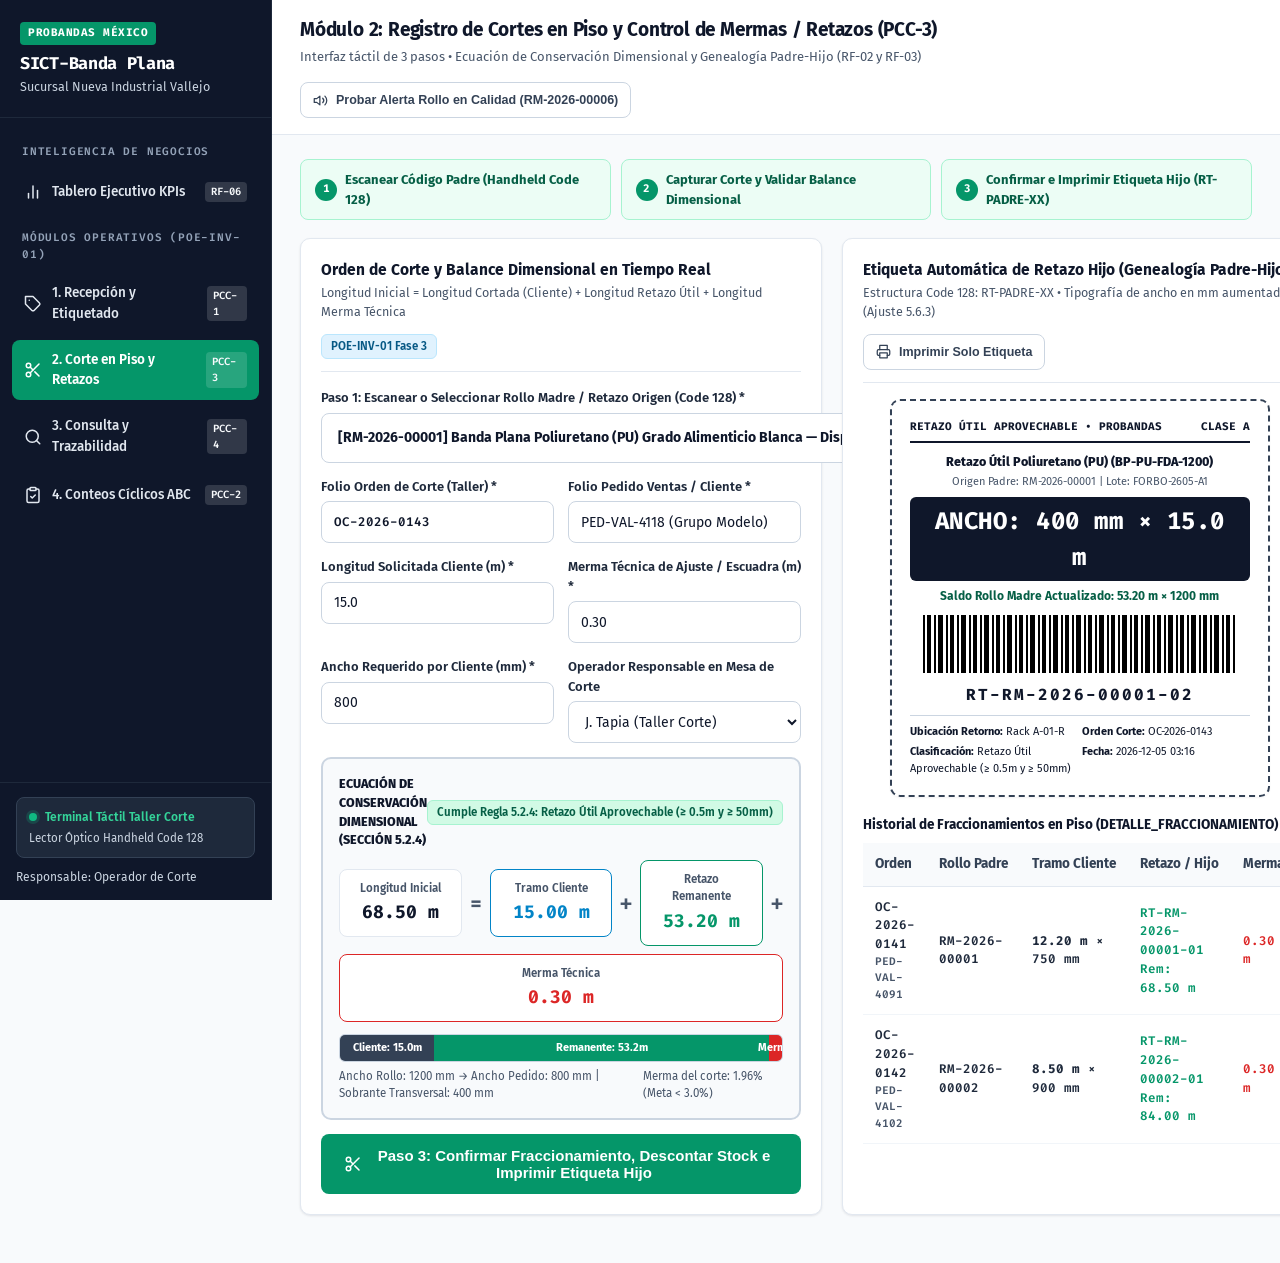
<file: corte.html>
<!DOCTYPE html>
<html lang="es">
<head>
  <meta charset="UTF-8" />
  <meta name="viewport" content="width=device-width, initial-scale=1.0" />
  <title>Módulo 2: Registro de Cortes en Piso (PCC-3) | Probandas México</title>
  <link rel="stylesheet" href="styles.css" />
</head>
<body>
  <aside class="sidebar" aria-label="Navegación principal">
    <div class="brand">
      <span class="brand-badge">PROBANDAS MÉXICO</span>
      <h1>SICT-Banda Plana</h1>
      <p>Sucursal Nueva Industrial Vallejo</p>
    </div>
    <ul class="nav-links">
      <li class="nav-section-label">Inteligencia de Negocios</li>
      <li>
        <a href="index.html">
          <span>
            <svg class="icon-svg" viewBox="0 0 24 24" aria-hidden="true"><line x1="18" y1="20" x2="18" y2="10"></line><line x1="12" y1="20" x2="12" y2="4"></line><line x1="6" y1="20" x2="6" y2="14"></line></svg>
            Tablero Ejecutivo KPIs
          </span>
          <span class="nav-pcc">RF-06</span>
        </a>
      </li>
      <li class="nav-section-label">Módulos Operativos (POE-INV-01)</li>
      <li>
        <a href="recepcion.html">
          <span>
            <svg class="icon-svg" viewBox="0 0 24 24" aria-hidden="true"><path d="M20.59 13.41l-7.17 7.17a2 2 0 0 1-2.83 0L2 12V2h10l8.59 8.59a2 2 0 0 1 0 2.82z"></path><line x1="7" y1="7" x2="7.01" y2="7"></line></svg>
            1. Recepción y Etiquetado
          </span>
          <span class="nav-pcc">PCC-1</span>
        </a>
      </li>
      <li>
        <a href="corte.html" class="active" aria-current="page">
          <span>
            <svg class="icon-svg" viewBox="0 0 24 24" aria-hidden="true"><circle cx="6" cy="6" r="3"></circle><circle cx="6" cy="18" r="3"></circle><line x1="20" y1="4" x2="8.12" y2="15.88"></line><line x1="14.47" y1="14.48" x2="20" y2="20"></line><line x1="8.12" y1="8.12" x2="12" y2="12"></line></svg>
            2. Corte en Piso y Retazos
          </span>
          <span class="nav-pcc">PCC-3</span>
        </a>
      </li>
      <li>
        <a href="consulta.html">
          <span>
            <svg class="icon-svg" viewBox="0 0 24 24" aria-hidden="true"><circle cx="11" cy="11" r="8"></circle><line x1="21" y1="21" x2="16.65" y2="16.65"></line></svg>
            3. Consulta y Trazabilidad
          </span>
          <span class="nav-pcc">PCC-4</span>
        </a>
      </li>
      <li>
        <a href="conteos.html">
          <span>
            <svg class="icon-svg" viewBox="0 0 24 24" aria-hidden="true"><rect x="8" y="2" width="8" height="4" rx="1" ry="1"></rect><path d="M16 4h2a2 2 0 0 1 2 2v14a2 2 0 0 1-2 2H6a2 2 0 0 1-2-2V6a2 2 0 0 1 2-2h2"></path><path d="m9 14 2 2 4-4"></path></svg>
            4. Conteos Cíclicos ABC
          </span>
          <span class="nav-pcc">PCC-2</span>
        </a>
      </li>
    </ul>
    <div class="sidebar-footer">
      <div class="erp-sync-box">
        <div class="erp-sync-status">
          <span class="dot-online" aria-hidden="true"></span> Terminal Táctil Taller Corte
        </div>
        <div style="margin-top:4px; font-size:11.5px; color:#cbd5e1;">
          Lector Óptico Handheld Code 128
        </div>
      </div>
      <div>Responsable: Operador de Corte</div>
    </div>
  </aside>

  <div class="main-wrapper">
    <header class="topbar">
      <div class="topbar-title">
        <h2>Módulo 2: Registro de Cortes en Piso y Control de Mermas / Retazos (PCC-3)</h2>
        <p>Interfaz táctil de 3 pasos • Ecuación de Conservación Dimensional y Genealogía Padre-Hijo (RF-02 y RF-03)</p>
      </div>
      <div class="topbar-actions">
        <button class="btn btn-outline btn-sm" onclick="simularEscaneoCalidad()">
          <svg class="icon-svg icon-sm" viewBox="0 0 24 24" aria-hidden="true"><polygon points="11 5 6 9 2 9 2 15 6 15 11 19 11 5"></polygon><path d="M15.54 8.46a5 5 0 0 1 0 7.07"></path><path d="M19.07 4.93a10 10 0 0 1 0 14.14"></path></svg>
          Probar Alerta Rollo en Calidad (RM-2026-00006)
        </button>
      </div>
    </header>

    <main class="content">
      <!-- Indicador de 3 pasos (Ajuste de Validación 5.6.3.1) -->
      <div class="stepper">
        <div class="step-pill active">
          <span class="step-num">1</span> Escanear Código Padre (Handheld Code 128)
        </div>
        <div class="step-pill active">
          <span class="step-num">2</span> Capturar Corte y Validar Balance Dimensional
        </div>
        <div class="step-pill active">
          <span class="step-num">3</span> Confirmar e Imprimir Etiqueta Hijo (RT-PADRE-XX)
        </div>
      </div>

      <!-- Contenedor de Alerta Sonora / Visual de Calidad o Confirmación -->
      <div id="corteAlertBox"></div>

      <div class="grid-2">
        <!-- Panel Izquierdo: Escaneo y Captura con Balance Dimensional Automático -->
        <div class="card">
          <div class="card-header">
            <div>
              <h3>Orden de Corte y Balance Dimensional en Tiempo Real</h3>
              <span class="subtitle">Longitud Inicial = Longitud Cortada (Cliente) + Longitud Retazo Útil + Longitud Merma Técnica</span>
            </div>
            <span class="badge badge-info">POE-INV-01 Fase 3</span>
          </div>

          <form id="formCorte" onsubmit="ejecutarCorte(event)">
            <div class="form-grid">
              <div class="form-group full">
                <label for="selRolloOrigen">Paso 1: Escanear o Seleccionar Rollo Madre / Retazo Origen (Code 128) *</label>
                <div style="display:flex; gap:8px;">
                  <select id="selRolloOrigen" onchange="onSelectRollo()" style="flex:1; font-weight:700;"></select>
                  <button type="button" class="btn btn-outline" onclick="triggerScanBeep()">
                    <svg class="icon-svg" viewBox="0 0 24 24" aria-hidden="true"><path d="M3 5v14"></path><path d="M8 5v14"></path><path d="M12 5v14"></path><path d="M17 5v14"></path><path d="M21 5v14"></path></svg>
                    Simular Escaneo
                  </button>
                </div>
              </div>

              <div class="form-group">
                <label>Folio Orden de Corte (Taller) *</label>
                <input type="text" id="inpIdOrden" class="mono" value="OC-2026-0143" required />
              </div>

              <div class="form-group">
                <label>Folio Pedido Ventas / Cliente *</label>
                <input type="text" id="inpFolioPedido" value="PED-VAL-4118 (Grupo Modelo)" required />
              </div>

              <div class="form-group">
                <label>Longitud Solicitada Cliente (m) *</label>
                <input type="number" step="0.1" min="0.5" id="inpLargoCliente" value="15.0" required oninput="recalcularBalance()" />
              </div>

              <div class="form-group">
                <label>Merma Técnica de Ajuste / Escuadra (m) *</label>
                <input type="number" step="0.05" min="0" id="inpLargoMerma" value="0.30" required oninput="recalcularBalance()" />
              </div>

              <div class="form-group">
                <label>Ancho Requerido por Cliente (mm) *</label>
                <input type="number" step="10" min="20" id="inpAnchoCorte" value="800" required oninput="recalcularBalance()" />
              </div>

              <div class="form-group">
                <label>Operador Responsable en Mesa de Corte</label>
                <select id="inpOperador">
                  <option value="J. Tapia (Taller Corte)">J. Tapia (Taller Corte)</option>
                  <option value="A. Rubio (Taller Corte)">A. Rubio (Taller Corte)</option>
                  <option value="E. Vázquez (Taller Corte)">E. Vázquez (Taller Corte)</option>
                </select>
              </div>
            </div>

            <!-- Caja de Ecuación de Conservación Dimensional (Sección 5.2.4) -->
            <div class="balance-box">
              <div style="display:flex; justify-content:space-between; align-items:center;">
                <span style="font-size:12.5px; font-weight:800; color:#0f172a;">
                  ECUACIÓN DE CONSERVACIÓN DIMENSIONAL (SECCIÓN 5.2.4)
                </span>
                <span id="reglaRetazoBadge" class="badge badge-success">Retazo Útil Aprovechable (≥ 0.5m y ≥ 50mm)</span>
              </div>

              <div class="balance-formula">
                <div class="formula-item">
                  <div class="f-label">Longitud Inicial</div>
                  <div class="f-val mono" id="valInicial">68.50 m</div>
                </div>
                <div class="formula-op">=</div>
                <div class="formula-item" style="border-color:var(--primary);">
                  <div class="f-label">Tramo Cliente</div>
                  <div class="f-val mono" style="color:var(--primary);" id="valCliente">15.00 m</div>
                </div>
                <div class="formula-op">+</div>
                <div class="formula-item" style="border-color:var(--success);">
                  <div class="f-label">Retazo Remanente</div>
                  <div class="f-val mono" style="color:var(--success);" id="valRetazo">53.20 m</div>
                </div>
                <div class="formula-op">+</div>
                <div class="formula-item" style="border-color:var(--danger);">
                  <div class="f-label">Merma Técnica</div>
                  <div class="f-val mono" style="color:var(--danger);" id="valMerma">0.30 m</div>
                </div>
              </div>

              <div class="roll-bar-visual" id="rollBarVisual"></div>
              <div style="display:flex; justify-content:space-between; font-size:11.5px; color:var(--text-muted); margin-top:6px;">
                <span id="txtDetalleAncho">Ancho Original: 1200 mm → Corte: 800 mm | Sobrante Longitudinal: 400 mm</span>
                <span id="txtPctMerma">Merma del corte: 1.96% (Meta &lt; 3%)</span>
              </div>
            </div>

            <div style="display:flex; justify-content:flex-end; gap:10px; margin-top:14px;">
              <button type="submit" id="btnConfirmarCorte" class="btn btn-success btn-lg" style="width:100%;">
                <svg class="icon-svg" viewBox="0 0 24 24" aria-hidden="true"><circle cx="6" cy="6" r="3"></circle><circle cx="6" cy="18" r="3"></circle><line x1="20" y1="4" x2="8.12" y2="15.88"></line><line x1="14.47" y1="14.48" x2="20" y2="20"></line><line x1="8.12" y1="8.12" x2="12" y2="12"></line></svg>
                Paso 3: Confirmar Fraccionamiento, Descontar Stock e Imprimir Etiqueta Hijo
              </button>
            </div>
          </form>
        </div>

        <!-- Panel Derecho: Etiqueta de Retazo Hijo Generada (Ajuste 5.6.3.3: Dimensión en mm en gran tamaño) -->
        <div class="card">
          <div class="card-header">
            <div>
              <h3>Etiqueta Automática de Retazo Hijo (Genealogía Padre-Hijo)</h3>
              <span class="subtitle">Estructura Code 128: RT-PADRE-XX • Tipografía de ancho en mm aumentada (Ajuste 5.6.3)</span>
            </div>
            <button type="button" class="btn btn-outline btn-sm" onclick="printThermalLabel('#thermalHijoPreview')">
              <svg class="icon-svg icon-sm" viewBox="0 0 24 24" aria-hidden="true"><polyline points="6 9 6 2 18 2 18 9"></polyline><path d="M6 18H4a2 2 0 0 1-2-2v-5a2 2 0 0 1 2-2h16a2 2 0 0 1 2 2v5a2 2 0 0 1-2 2h-2"></path><rect x="6" y="14" width="12" height="8"></rect></svg>
              Imprimir Solo Etiqueta
            </button>
          </div>

          <div class="thermal-label" id="thermalHijoPreview">
            <div class="thermal-header">
              <span>RETAZO ÚTIL APROVECHABLE • PROBANDAS</span>
              <span id="hijoAbc">CLASE A</span>
            </div>
            <div style="font-size:12.5px; font-weight:800;" id="hijoNombre">
              Banda Plana PU Grado Alimenticio Blanca
            </div>
            <div style="font-size:11px; color:#475569; margin-top:2px;" id="hijoPadreLink">
              Origen Padre: RM-2026-00001 | Lote: FORBO-2605-A1
            </div>

            <!-- Ajuste 5.6.3.3: Dimensión en milímetros en tipografía de mayor tamaño -->
            <div class="thermal-dims-large" id="hijoDimsBig" style="font-size:24px; letter-spacing:0.5px;">
              ANCHO: 400 mm × 15.0 m
            </div>
            <div style="font-size:12px; font-weight:700; color:#065f46; margin-bottom:4px;" id="hijoRolloRem">
              + Saldo Rollo Madre en Rack: 53.20 m × 1200 mm
            </div>

            <div class="barcode-bars"></div>
            <div class="thermal-code" id="hijoBarcode">RT-RM-2026-00001-02</div>

            <div style="display:grid; grid-template-columns:1fr 1fr; text-align:left; font-size:11px; border-top:1px solid #cbd5e1; padding-top:8px; margin-top:6px; gap:4px;">
              <div><strong>Ubicación Retorno:</strong> <span id="hijoRack">Rack A-01-R</span></div>
              <div><strong>Orden Corte:</strong> <span id="hijoOrden">OC-2026-0143</span></div>
              <div><strong>Clasificación:</strong> <span id="hijoClasif">Retazo Útil (≥0.5m, ≥50mm)</span></div>
              <div><strong>Fecha:</strong> <span id="hijoFecha">Hoy</span></div>
            </div>
          </div>

          <div style="margin-top:18px;">
            <h4 style="font-size:13.5px; margin-bottom:8px;">Historial de Fraccionamientos en Piso (DETALLE_FRACCIONAMIENTO)</h4>
            <div class="table-container">
              <table>
                <thead>
                  <tr>
                    <th>Orden</th>
                    <th>Rollo Padre</th>
                    <th>Tramo Cliente</th>
                    <th>Retazo / Hijo</th>
                    <th>Merma</th>
                  </tr>
                </thead>
                <tbody id="tablaCortesBody"></tbody>
              </table>
            </div>
          </div>
        </div>
      </div>
    </main>
  </div>

  <script src="app.js"></script>
  <script>
    let selectedRollo = null;

    function initCorte(preserveAlert = false) {
      const state = getAppState();
      const sel = document.getElementById('selRolloOrigen');
      const prevId = selectedRollo ? selectedRollo.id : null;
      sel.innerHTML = state.rollos.map(r => `
        <option value="${r.id}">
          [${r.id}] ${r.nombre} — Disp: ${Number(r.largoActual).toFixed(1)}m × ${r.anchoMm}mm (${r.estado})
        </option>
      `).join('');
      if (prevId && state.rollos.some(r => r.id === prevId)) {
        sel.value = prevId;
      }

      document.getElementById('inpIdOrden').value = `OC-2026-0${141 + state.ordenesCorte.length}`;
      onSelectRollo(false, preserveAlert);
      renderTablaCortes();
    }

    function triggerScanBeep() {
      onSelectRollo(true);
    }

    // Ajuste 5.6.3.2: Botón rápido para demostrar la alerta sonora al seleccionar un rollo "En Inspección de Calidad"
    function simularEscaneoCalidad() {
      const sel = document.getElementById('selRolloOrigen');
      sel.value = 'RM-2026-00006';
      onSelectRollo(true);
    }

    function onSelectRollo(withSound = false, preserveAlert = false) {
      const state = getAppState();
      const id = document.getElementById('selRolloOrigen').value;
      selectedRollo = state.rollos.find(r => r.id === id) || state.rollos[0];

      const alertBox = document.getElementById('corteAlertBox');
      const btn = document.getElementById('btnConfirmarCorte');

      if (selectedRollo.estado === 'En Inspección de Calidad') {
        playScannerSound('error');
        alertBox.innerHTML = `
          <div class="alert alert-danger" role="alert">
            <div style="display:flex; align-items:flex-start; gap:10px;">
              ${iconSvg('alert-triangle')}
              <div>
                <strong>ALERTA SONORA Y BLOQUEO DE CALIDAD (Ajuste Validación 5.6.3):</strong>
                El rollo escaneado <code>${selectedRollo.id}</code> (${selectedRollo.nombre}) tiene estado
                <strong>"En Inspección de Calidad"</strong>. No puede fraccionarse hasta su liberación por el Encargado de Calidad.
              </div>
            </div>
            <span class="badge badge-danger">BLOQUEADO PCC-3</span>
          </div>
        `;
        btn.disabled = true;
        btn.style.opacity = '0.5';
      } else {
        if (withSound) playScannerSound('ok');
        if (!preserveAlert) alertBox.innerHTML = '';
        btn.disabled = false;
        btn.style.opacity = '1';
      }

      document.getElementById('inpAnchoCorte').max = selectedRollo.anchoMm;
      if (Number(document.getElementById('inpAnchoCorte').value) > selectedRollo.anchoMm) {
        document.getElementById('inpAnchoCorte').value = selectedRollo.anchoMm;
      }

      recalcularBalance();
    }

    function recalcularBalance() {
      if (!selectedRollo) return;
      const state = getAppState();
      const largoInicial = Number(selectedRollo.largoActual);
      const largoCliente = Number(document.getElementById('inpLargoCliente').value || 0);
      let largoMerma = Number(document.getElementById('inpLargoMerma').value || 0);
      const anchoOrig = Number(selectedRollo.anchoMm);
      const anchoCorte = Number(document.getElementById('inpAnchoCorte').value || 0);

      let largoRetazo = Number((largoInicial - largoCliente - largoMerma).toFixed(2));
      const anchoSobrante = Math.max(0, anchoOrig - anchoCorte);

      // Regla de negocio Sección 5.2.4: Longitud >= 0.5m y Ancho >= 50mm
      const badge = document.getElementById('reglaRetazoBadge');
      let clasifTexto = 'Retazo Útil Aprovechable (≥ 0.5m y ≥ 50mm)';

      if (largoRetazo > 0 && largoRetazo < 0.5) {
        // Si el remanente longitudinal es menor a 0.5 m se convierte automáticamente en Merma Operativa No Reutilizable
        largoMerma = Number((largoMerma + largoRetazo).toFixed(2));
        largoRetazo = 0;
        badge.className = 'badge badge-danger';
        badge.textContent = 'Remanente < 0.5m → Clasificado como Merma Operativa No Reutilizable';
        clasifTexto = 'Merma Operativa No Reutilizable (< 0.5m)';
      } else if (anchoSobrante > 0 && anchoSobrante < 50) {
        badge.className = 'badge badge-warning';
        badge.textContent = `Faja lateral de ${anchoSobrante}mm < 50mm → Merma Lateral No Reutilizable`;
        clasifTexto = 'Faja lateral < 50mm (Merma)';
      } else {
        badge.className = 'badge badge-success';
        badge.textContent = 'Cumple Regla 5.2.4: Retazo Útil Aprovechable (≥ 0.5m y ≥ 50mm)';
      }

      document.getElementById('valInicial').textContent = `${largoInicial.toFixed(2)} m`;
      document.getElementById('valCliente').textContent = `${largoCliente.toFixed(2)} m`;
      document.getElementById('valRetazo').textContent = `${Math.max(0, largoRetazo).toFixed(2)} m`;
      document.getElementById('valMerma').textContent = `${largoMerma.toFixed(2)} m`;

      const pctCut = Math.max(5, Math.min(100, (largoCliente / largoInicial) * 100));
      const pctRem = Math.max(0, Math.min(100, (Math.max(0, largoRetazo) / largoInicial) * 100));
      const pctWaste = Math.max(3, 100 - pctCut - pctRem);

      document.getElementById('rollBarVisual').innerHTML = `
        <div class="roll-seg-cut" style="width:${pctCut}%">Cliente: ${largoCliente.toFixed(1)}m</div>
        <div class="roll-seg-rem" style="width:${pctRem}%">Remanente: ${Math.max(0, largoRetazo).toFixed(1)}m</div>
        <div class="roll-seg-waste" style="width:${pctWaste}%">Merma</div>
      `;

      const pctMerma = largoCliente > 0 ? ((largoMerma / (largoCliente + largoMerma)) * 100).toFixed(2) : '0.00';
      document.getElementById('txtDetalleAncho').textContent =
        `Ancho Rollo: ${anchoOrig} mm → Ancho Pedido: ${anchoCorte} mm | Sobrante Transversal: ${anchoSobrante} mm`;
      document.getElementById('txtPctMerma').textContent = `Merma del corte: ${pctMerma}% (Meta < 3.0%)`;

      // Actualizar vista previa de etiqueta Hijo
      const hijosCount = state.rollos.filter(r => r.padreId === selectedRollo.id).length + 1;
      const basePadre = selectedRollo.padreId || selectedRollo.id;
      const codigoHijo = `RT-${basePadre}-${String(hijosCount).padStart(2, '0')}`;

      document.getElementById('hijoAbc').textContent = `CLASE ${selectedRollo.abc}`;
      document.getElementById('hijoNombre').textContent = `Retazo Útil ${selectedRollo.polimero} (${selectedRollo.codigoRef})`;
      document.getElementById('hijoPadreLink').textContent = `Origen Padre: ${selectedRollo.id} | Lote: ${selectedRollo.lote}`;

      if (anchoSobrante >= 50) {
        document.getElementById('hijoDimsBig').textContent = `ANCHO: ${anchoSobrante} mm × ${largoCliente.toFixed(1)} m`;
      } else {
        document.getElementById('hijoDimsBig').textContent = `ANCHO: ${anchoOrig} mm × ${Math.max(0, largoRetazo).toFixed(1)} m`;
      }

      document.getElementById('hijoRolloRem').textContent =
        `Saldo Rollo Madre Actualizado: ${Math.max(0, largoRetazo).toFixed(2)} m × ${anchoOrig} mm`;
      document.getElementById('hijoBarcode').textContent = codigoHijo;
      document.getElementById('hijoRack').textContent = `${selectedRollo.rack}-R`;
      document.getElementById('hijoOrden').textContent = document.getElementById('inpIdOrden').value;
      document.getElementById('hijoClasif').textContent = clasifTexto;
      document.getElementById('hijoFecha').textContent = formatNow();
    }

    function ejecutarCorte(e) {
      e.preventDefault();
      if (!selectedRollo || selectedRollo.estado === 'En Inspección de Calidad') return;

      const state = getAppState();
      const idx = state.rollos.findIndex(r => r.id === selectedRollo.id);
      if (idx === -1) return;

      const largoInicial = Number(state.rollos[idx].largoActual);
      const largoCliente = Number(document.getElementById('inpLargoCliente').value);
      let largoMerma = Number(document.getElementById('inpLargoMerma').value);
      const anchoOrig = Number(state.rollos[idx].anchoMm);
      const anchoCorte = Number(document.getElementById('inpAnchoCorte').value);
      const anchoSobrante = Math.max(0, anchoOrig - anchoCorte);

      if (largoCliente + largoMerma > largoInicial) {
        alert('Error de validación dimensional: La longitud solicitada + merma supera la longitud disponible en el rollo.');
        return;
      }

      let nuevoSaldoMadre = Number((largoInicial - largoCliente - largoMerma).toFixed(2));
      if (nuevoSaldoMadre > 0 && nuevoSaldoMadre < 0.5) {
        largoMerma = Number((largoMerma + nuevoSaldoMadre).toFixed(2));
        nuevoSaldoMadre = 0;
      }

      // Actualizar saldo del Rollo Madre
      state.rollos[idx].largoActual = nuevoSaldoMadre;
      state.rollos[idx].conteoFisico = nuevoSaldoMadre;

      const codigoHijo = document.getElementById('hijoBarcode').textContent;
      const ahora = formatNow();
      const idOrden = document.getElementById('inpIdOrden').value;
      const folioPedido = document.getElementById('inpFolioPedido').value;
      const operador = document.getElementById('inpOperador').value;

      // Si el corte longitudinal dejó un retazo lateral aprovechable (>= 50mm y >= 0.5m), crear registro Hijo
      let generoHijo = false;
      if (anchoSobrante >= 50 && largoCliente >= 0.5) {
        generoHijo = true;
        state.rollos.push({
          id: codigoHijo,
          tipo: 'HIJO',
          padreId: selectedRollo.id,
          codigoRef: selectedRollo.codigoRef,
          nombre: `Retazo Útil ${selectedRollo.polimero} (${anchoSobrante}mm)`,
          familia: selectedRollo.familia,
          polimero: selectedRollo.polimero,
          lote: selectedRollo.lote,
          ordenCompra: selectedRollo.ordenCompra,
          largoInicial: largoCliente,
          largoActual: largoCliente,
          anchoMm: anchoSobrante,
          espesorMm: selectedRollo.espesorMm,
          abc: selectedRollo.abc,
          rack: `${selectedRollo.rack}-R`,
          estado: 'Disponible',
          fechaIngreso: ahora,
          conteoFisico: largoCliente,
          fechaConteo: ahora.slice(0, 10),
          conciliado: true
        });
      }

      state.ordenesCorte.unshift({
        idOrden,
        folioPedido,
        cliente: folioPedido,
        idRolloOrigen: selectedRollo.id,
        operador,
        fechaHora: ahora,
        largoInicialM: largoInicial,
        largoClienteM: largoCliente,
        largoRetazoM: nuevoSaldoMadre,
        largoMermaM: largoMerma,
        anchoCorteMm: anchoCorte,
        anchoRemanenteMm: anchoSobrante,
        codigoHijoGenerado: generoHijo ? codigoHijo : `SALDO-${selectedRollo.id}`,
        clasificacionSobrante: generoHijo ? 'Retazo Hijo Generado' : 'Saldo en Rollo Madre'
      });

      state.movimientos.push({
        idMov: `MOV-${9000 + state.movimientos.length + 1}`,
        fecha: ahora,
        tipo: 'CORTE / FRACCIONAMIENTO (PCC-3)',
        objeto: `${selectedRollo.id} → ${generoHijo ? codigoHijo : 'Saldo Madre'}`,
        cantidad: `-${(largoCliente + largoMerma).toFixed(2)} m (Cliente: ${largoCliente}m | Merma: ${largoMerma}m)`,
        usuario: operador,
        doc: idOrden,
        tiempoCapturaMin: 1
      });

      saveAppState(state);
      playScannerSound('ok');

      document.getElementById('corteAlertBox').innerHTML = `
        <div class="alert alert-success" role="status">
          <span style="display:inline-flex; align-items:center; gap:8px;">
            ${iconSvg('check-circle')}
            <span><strong>Fraccionamiento registrado en 3 clics:</strong> Rollo <code>${selectedRollo.id}</code> actualizado a <strong>${nuevoSaldoMadre.toFixed(2)} m</strong>. ${generoHijo ? `Se generó Retazo Hijo <code>${codigoHijo}</code> (${largoCliente}m × ${anchoSobrante}mm).` : ''}</span>
          </span>
          <div style="display:flex; gap:8px;">
            <button type="button" class="btn btn-outline btn-sm" onclick="printThermalLabel('#thermalHijoPreview')">
              ${iconSvg('printer', 'icon-sm')} Imprimir Etiqueta Hijo
            </button>
            <a href="consulta.html" class="btn btn-success btn-sm">Ver Genealogía Padre-Hijo</a>
          </div>
        </div>
      `;

      initCorte(true);
    }

    function renderTablaCortes() {
      const state = getAppState();
      document.getElementById('tablaCortesBody').innerHTML = state.ordenesCorte.map(o => `
        <tr>
          <td class="mono">${o.idOrden}<div style="font-size:11px; color:var(--text-muted);">${o.folioPedido}</div></td>
          <td class="mono">${o.idRolloOrigen}</td>
          <td class="mono"><strong>${Number(o.largoClienteM).toFixed(2)} m</strong> × ${o.anchoCorteMm} mm</td>
          <td class="mono" style="color:var(--success);">${o.codigoHijoGenerado}<br/>Rem: ${Number(o.largoRetazoM).toFixed(2)} m</td>
          <td class="mono" style="color:var(--danger);">${Number(o.largoMermaM).toFixed(2)} m</td>
        </tr>
      `).join('');
    }

    initCorte();
  </script>
</body>
</html>
</file>
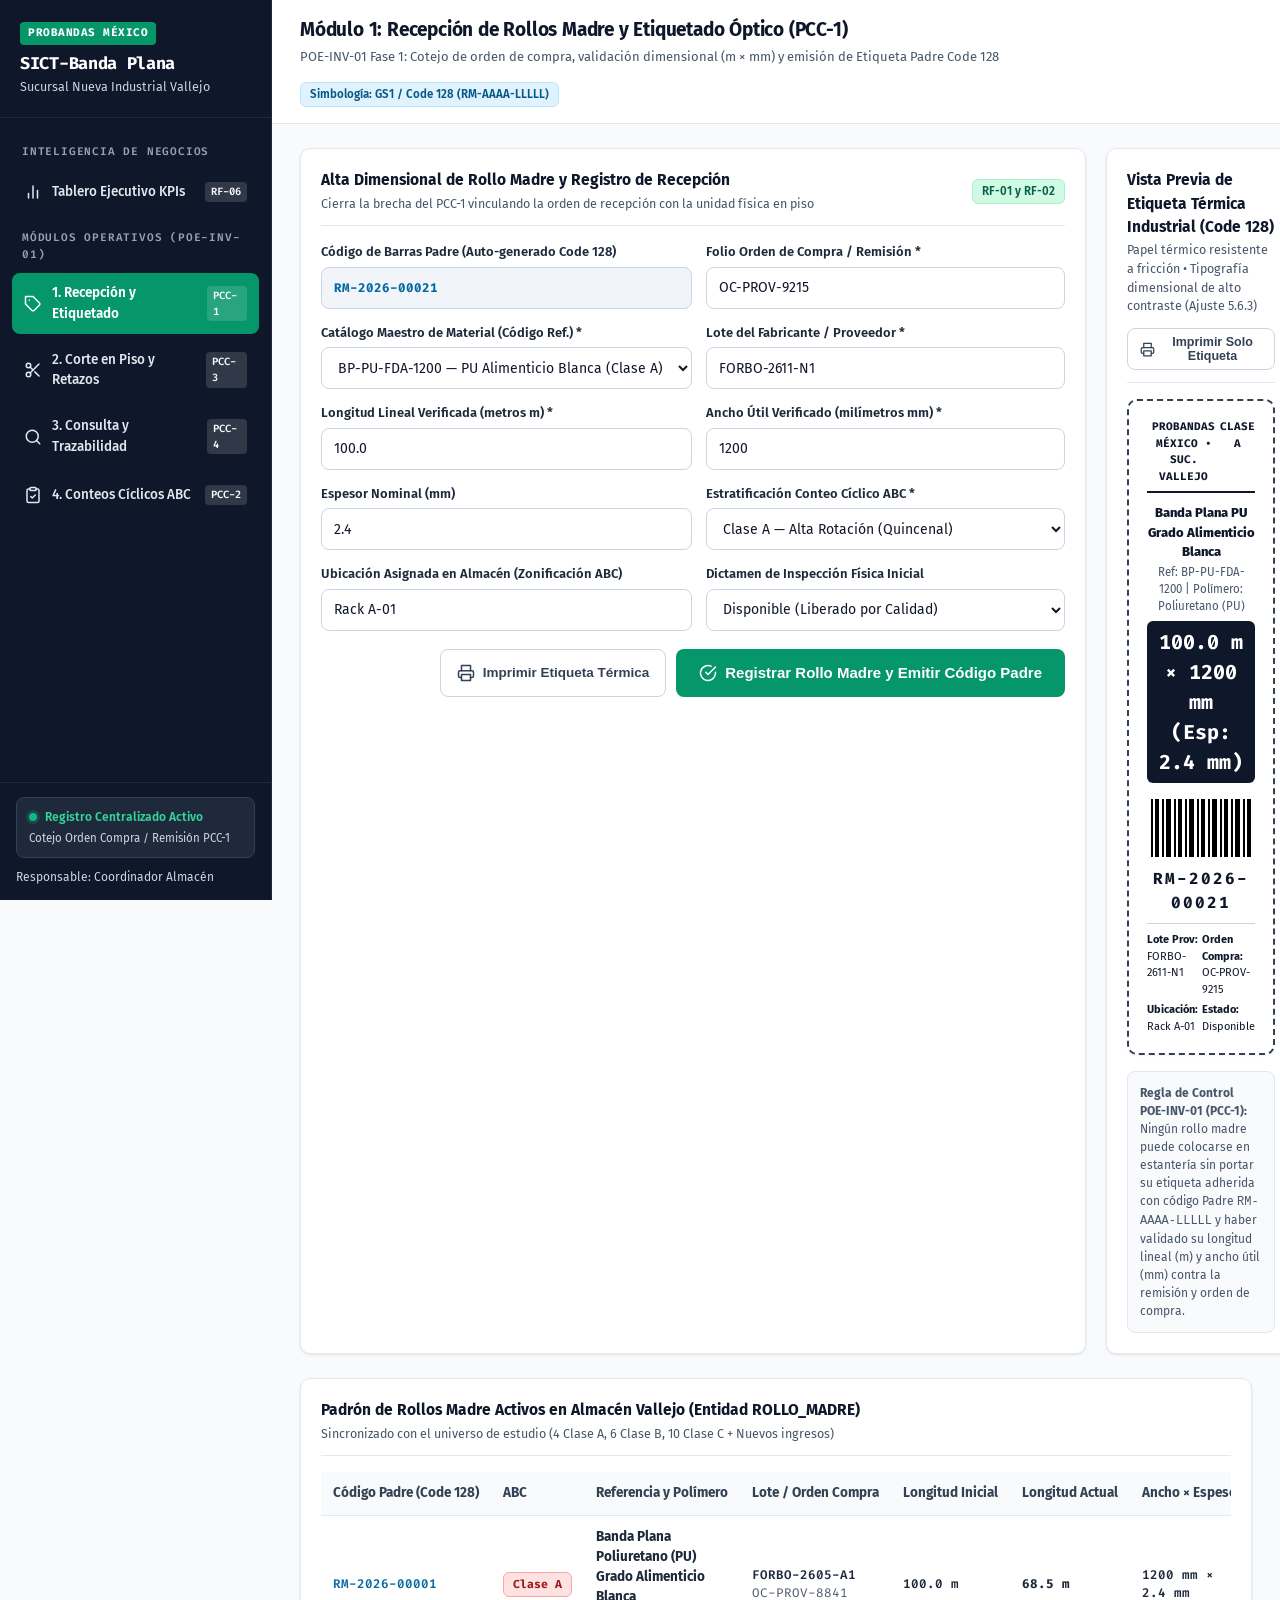
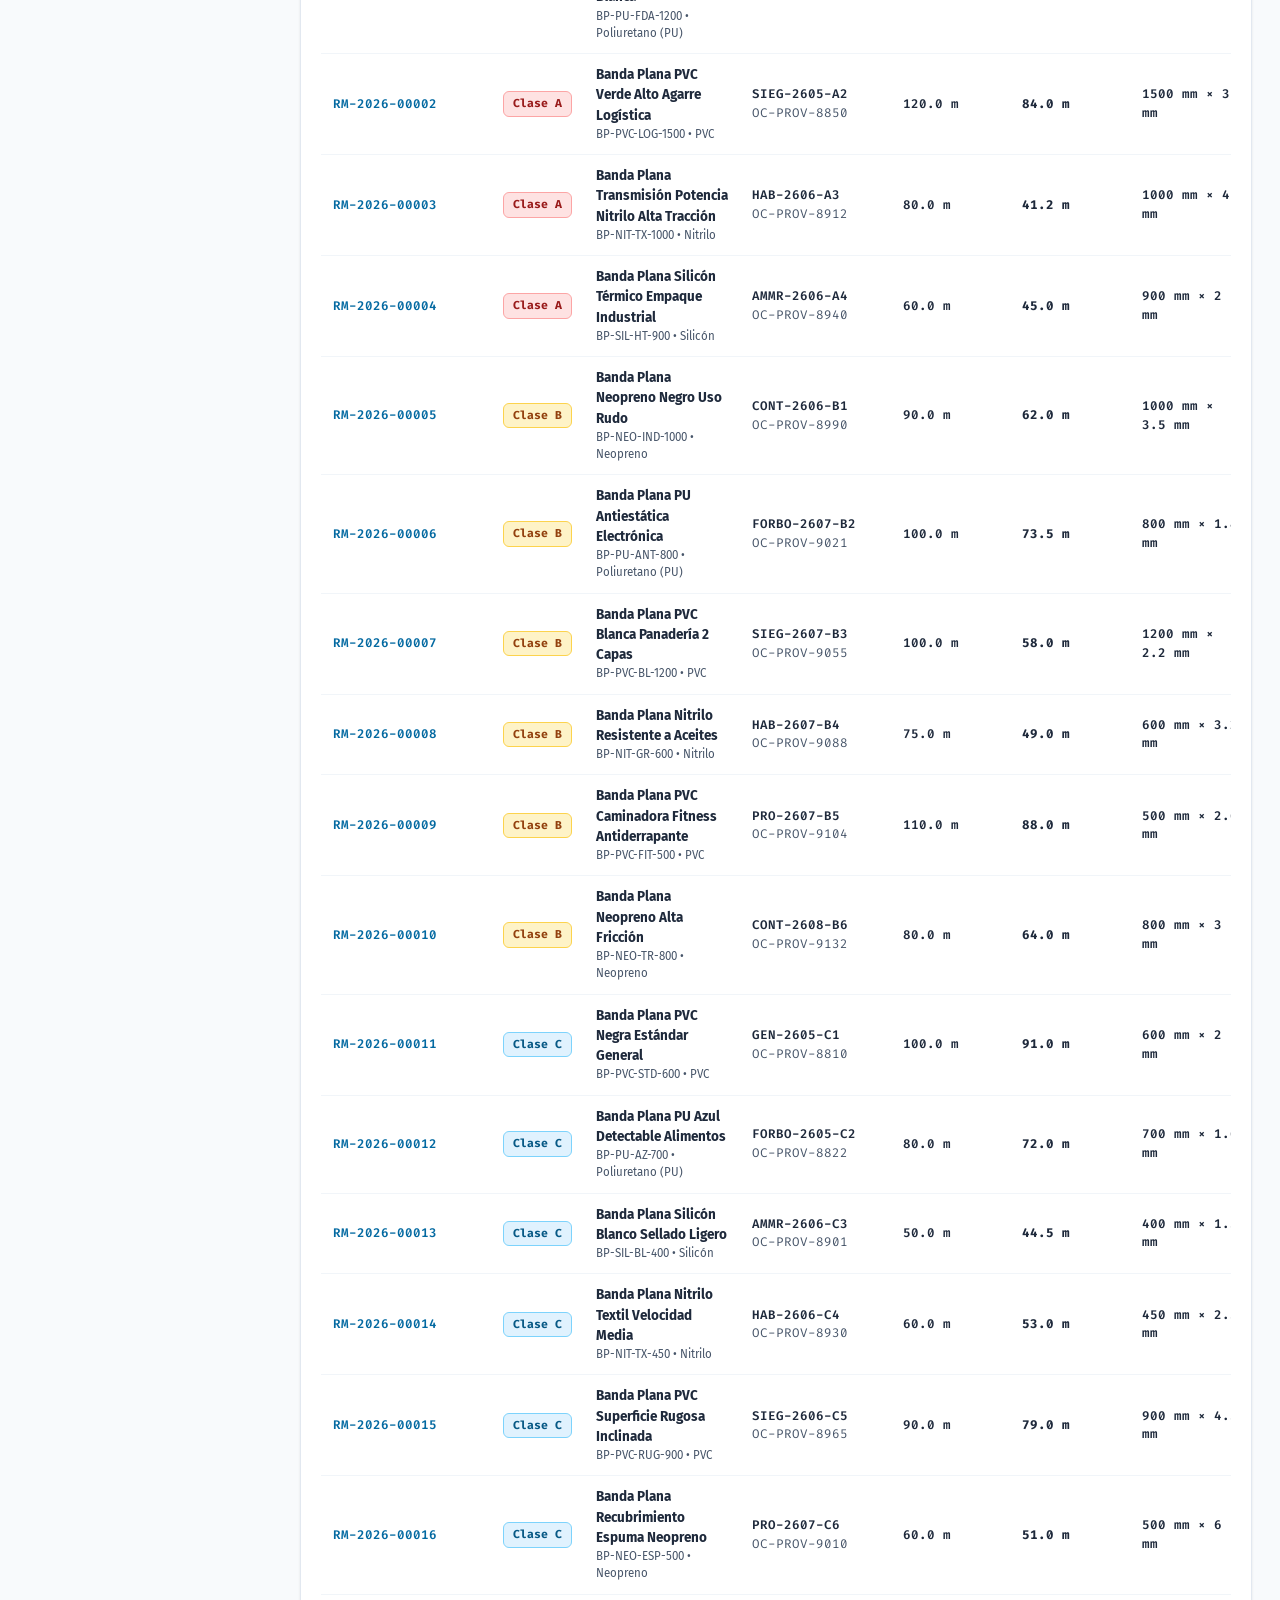
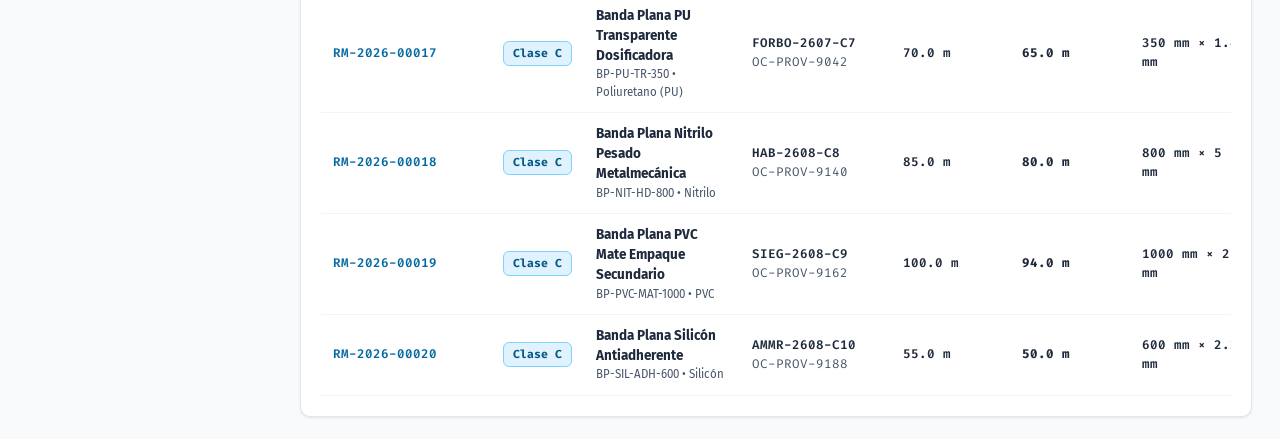
<file: recepcion.html>
<!DOCTYPE html>
<html lang="es">
<head>
  <meta charset="UTF-8" />
  <meta name="viewport" content="width=device-width, initial-scale=1.0" />
  <title>Módulo 1: Recepción y Etiquetado | Probandas México</title>
  <link rel="stylesheet" href="styles.css" />
</head>
<body>
  <aside class="sidebar" aria-label="Navegación principal">
    <div class="brand">
      <span class="brand-badge">PROBANDAS MÉXICO</span>
      <h1>SICT-Banda Plana</h1>
      <p>Sucursal Nueva Industrial Vallejo</p>
    </div>
    <ul class="nav-links">
      <li class="nav-section-label">Inteligencia de Negocios</li>
      <li>
        <a href="index.html">
          <span>
            <svg class="icon-svg" viewBox="0 0 24 24" aria-hidden="true"><line x1="18" y1="20" x2="18" y2="10"></line><line x1="12" y1="20" x2="12" y2="4"></line><line x1="6" y1="20" x2="6" y2="14"></line></svg>
            Tablero Ejecutivo KPIs
          </span>
          <span class="nav-pcc">RF-06</span>
        </a>
      </li>
      <li class="nav-section-label">Módulos Operativos (POE-INV-01)</li>
      <li>
        <a href="recepcion.html" class="active" aria-current="page">
          <span>
            <svg class="icon-svg" viewBox="0 0 24 24" aria-hidden="true"><path d="M20.59 13.41l-7.17 7.17a2 2 0 0 1-2.83 0L2 12V2h10l8.59 8.59a2 2 0 0 1 0 2.82z"></path><line x1="7" y1="7" x2="7.01" y2="7"></line></svg>
            1. Recepción y Etiquetado
          </span>
          <span class="nav-pcc">PCC-1</span>
        </a>
      </li>
      <li>
        <a href="corte.html">
          <span>
            <svg class="icon-svg" viewBox="0 0 24 24" aria-hidden="true"><circle cx="6" cy="6" r="3"></circle><circle cx="6" cy="18" r="3"></circle><line x1="20" y1="4" x2="8.12" y2="15.88"></line><line x1="14.47" y1="14.48" x2="20" y2="20"></line><line x1="8.12" y1="8.12" x2="12" y2="12"></line></svg>
            2. Corte en Piso y Retazos
          </span>
          <span class="nav-pcc">PCC-3</span>
        </a>
      </li>
      <li>
        <a href="consulta.html">
          <span>
            <svg class="icon-svg" viewBox="0 0 24 24" aria-hidden="true"><circle cx="11" cy="11" r="8"></circle><line x1="21" y1="21" x2="16.65" y2="16.65"></line></svg>
            3. Consulta y Trazabilidad
          </span>
          <span class="nav-pcc">PCC-4</span>
        </a>
      </li>
      <li>
        <a href="conteos.html">
          <span>
            <svg class="icon-svg" viewBox="0 0 24 24" aria-hidden="true"><rect x="8" y="2" width="8" height="4" rx="1" ry="1"></rect><path d="M16 4h2a2 2 0 0 1 2 2v14a2 2 0 0 1-2 2H6a2 2 0 0 1-2-2V6a2 2 0 0 1 2-2h2"></path><path d="m9 14 2 2 4-4"></path></svg>
            4. Conteos Cíclicos ABC
          </span>
          <span class="nav-pcc">PCC-2</span>
        </a>
      </li>
    </ul>
    <div class="sidebar-footer">
      <div class="erp-sync-box">
        <div class="erp-sync-status">
          <span class="dot-online" aria-hidden="true"></span> Registro Centralizado Activo
        </div>
        <div style="margin-top:4px; font-size:11.5px; color:#cbd5e1;">
          Cotejo Orden Compra / Remisión PCC-1
        </div>
      </div>
      <div>Responsable: Coordinador Almacén</div>
    </div>
  </aside>

  <div class="main-wrapper">
    <header class="topbar">
      <div class="topbar-title">
        <h2>Módulo 1: Recepción de Rollos Madre y Etiquetado Óptico (PCC-1)</h2>
        <p>POE-INV-01 Fase 1: Cotejo de orden de compra, validación dimensional (m × mm) y emisión de Etiqueta Padre Code 128</p>
      </div>
      <div class="topbar-actions">
        <span class="badge badge-info">Simbología: GS1 / Code 128 (RM-AAAA-LLLLL)</span>
      </div>
    </header>

    <main class="content">
      <div id="alertContainer"></div>

      <div class="grid-2">
        <!-- Formulario de Captura de Ingreso (Entidades MATERIAL y ROLLO_MADRE) -->
        <div class="card">
          <div class="card-header">
            <div>
              <h3>Alta Dimensional de Rollo Madre y Registro de Recepción</h3>
              <span class="subtitle">Cierra la brecha del PCC-1 vinculando la orden de recepción con la unidad física en piso</span>
            </div>
            <span class="badge badge-success">RF-01 y RF-02</span>
          </div>

          <form id="recepcionForm" onsubmit="handleRegistrarRollo(event)">
            <div class="form-grid">
              <div class="form-group">
                <label>Código de Barras Padre (Auto-generado Code 128)</label>
                <input type="text" id="inpIdPadre" class="mono" readonly style="background:#f1f5f9; font-weight:800; color:var(--primary-dark);" />
              </div>

              <div class="form-group">
                <label>Folio Orden de Compra / Remisión *</label>
                <input type="text" id="inpOrdenCompra" value="OC-PROV-9215" required oninput="updateLabelPreview()" />
              </div>

              <div class="form-group">
                <label>Catálogo Maestro de Material (Código Ref.) *</label>
                <select id="inpMaterialRef" onchange="handleMaterialPreset()" required>
                  <option value="BP-PU-FDA-1200|Banda Plana PU Grado Alimenticio Blanca|Transporte|Poliuretano (PU)|1200|2.4|A">BP-PU-FDA-1200 — PU Alimenticio Blanca (Clase A)</option>
                  <option value="BP-PVC-LOG-1500|Banda Plana PVC Verde Alto Agarre Logística|Transporte|PVC|1500|3.0|A">BP-PVC-LOG-1500 — PVC Verde Logística (Clase A)</option>
                  <option value="BP-NIT-TX-1000|Banda Plana Transmisión Nitrilo Alta Tracción|Transmisión|Nitrilo|1000|4.0|A">BP-NIT-TX-1000 — Nitrilo Transmisión (Clase A)</option>
                  <option value="BP-NEO-IND-1000|Banda Plana Neopreno Uso Rudo|Transmisión|Neopreno|1000|3.5|B">BP-NEO-IND-1000 — Neopreno Uso Rudo (Clase B)</option>
                  <option value="BP-SIL-HT-900|Banda Plana Silicón Térmico Empaque|Transporte|Silicón|900|2.0|A">BP-SIL-HT-900 — Silicón Térmico (Clase A)</option>
                </select>
              </div>

              <div class="form-group">
                <label>Lote del Fabricante / Proveedor *</label>
                <input type="text" id="inpLote" value="FORBO-2611-N1" required oninput="updateLabelPreview()" />
              </div>

              <div class="form-group">
                <label>Longitud Lineal Verificada (metros m) *</label>
                <input type="number" step="0.1" min="1" id="inpLargo" value="100.0" required oninput="updateLabelPreview()" />
              </div>

              <div class="form-group">
                <label>Ancho Útil Verificado (milímetros mm) *</label>
                <input type="number" step="10" min="50" id="inpAncho" value="1200" required oninput="updateLabelPreview()" />
              </div>

              <div class="form-group">
                <label>Espesor Nominal (mm)</label>
                <input type="number" step="0.1" id="inpEspesor" value="2.4" required oninput="updateLabelPreview()" />
              </div>

              <div class="form-group">
                <label>Estratificación Conteo Cíclico ABC *</label>
                <select id="inpAbc" onchange="updateLabelPreview()">
                  <option value="A">Clase A — Alta Rotación (Quincenal)</option>
                  <option value="B">Clase B — Rotación Media (Mensual)</option>
                  <option value="C">Clase C — Baja Rotación (Trimestral)</option>
                </select>
              </div>

              <div class="form-group">
                <label>Ubicación Asignada en Almacén (Zonificación ABC)</label>
                <input type="text" id="inpRack" value="Rack A-01" required oninput="updateLabelPreview()" />
              </div>

              <div class="form-group">
                <label>Dictamen de Inspección Física Inicial</label>
                <select id="inpEstado" onchange="updateLabelPreview()">
                  <option value="Disponible">Disponible (Liberado por Calidad)</option>
                  <option value="En Inspección de Calidad">En Inspección de Calidad (Bloqueado para corte)</option>
                </select>
              </div>
            </div>

            <div style="margin-top:18px; display:flex; gap:10px; justify-content:flex-end;">
              <button type="button" class="btn btn-outline" onclick="printThermalLabel('#thermalPreview')">
                <svg class="icon-svg" viewBox="0 0 24 24" aria-hidden="true"><polyline points="6 9 6 2 18 2 18 9"></polyline><path d="M6 18H4a2 2 0 0 1-2-2v-5a2 2 0 0 1 2-2h16a2 2 0 0 1 2 2v5a2 2 0 0 1-2 2h-2"></path><rect x="6" y="14" width="12" height="8"></rect></svg>
                Imprimir Etiqueta Térmica
              </button>
              <button type="submit" class="btn btn-success btn-lg">
                <svg class="icon-svg" viewBox="0 0 24 24" aria-hidden="true"><path d="M22 11.08V12a10 10 0 1 1-5.93-9.14"></path><polyline points="22 4 12 14.01 9 11.01"></polyline></svg>
                Registrar Rollo Madre y Emitir Código Padre
              </button>
            </div>
          </form>
        </div>

        <!-- Vista Previa de Etiqueta Térmica Code 128 (Sección 5.4.3 y Ajuste 5.6.3) -->
        <div class="card">
          <div class="card-header">
            <div>
              <h3>Vista Previa de Etiqueta Térmica Industrial (Code 128)</h3>
              <span class="subtitle">Papel térmico resistente a fricción • Tipografía dimensional de alto contraste (Ajuste 5.6.3)</span>
            </div>
            <button type="button" class="btn btn-outline btn-sm" onclick="printThermalLabel('#thermalPreview')">
              <svg class="icon-svg icon-sm" viewBox="0 0 24 24" aria-hidden="true"><polyline points="6 9 6 2 18 2 18 9"></polyline><path d="M6 18H4a2 2 0 0 1-2-2v-5a2 2 0 0 1 2-2h16a2 2 0 0 1 2 2v5a2 2 0 0 1-2 2h-2"></path><rect x="6" y="14" width="12" height="8"></rect></svg>
              Imprimir Solo Etiqueta
            </button>
          </div>

          <div class="thermal-label" id="thermalPreview">
            <div class="thermal-header">
              <span>PROBANDAS MÉXICO • SUC. VALLEJO</span>
              <span id="lblAbc">CLASE A</span>
            </div>
            <div style="font-size:13px; font-weight:800; color:#0f172a;" id="lblNombre">
              Banda Plana PU Grado Alimenticio Blanca
            </div>
            <div style="font-size:11.5px; color:#475569; margin-top:2px;" id="lblMeta">
              Ref: BP-PU-FDA-1200 | Polímero: Poliuretano (PU)
            </div>

            <div class="thermal-dims-large" id="lblDims">
              100.0 m × 1200 mm (Esp: 2.4 mm)
            </div>

            <div class="barcode-bars"></div>
            <div class="thermal-code" id="lblBarcode">RM-2026-00021</div>

            <div style="display:grid; grid-template-columns:1fr 1fr; text-align:left; font-size:11px; border-top:1px solid #cbd5e1; padding-top:8px; margin-top:6px; gap:4px;">
              <div><strong>Lote Prov:</strong> <span id="lblLote">FORBO-2611-N1</span></div>
              <div><strong>Orden Compra:</strong> <span id="lblOrdenCompra">OC-PROV-9215</span></div>
              <div><strong>Ubicación:</strong> <span id="lblRack">Rack A-01</span></div>
              <div><strong>Estado:</strong> <span id="lblEstado">Disponible</span></div>
            </div>
          </div>

          <div style="margin-top:16px; background:#f8fafc; padding:12px; border-radius:8px; border:1px solid var(--border); font-size:12px; color:#475569;">
            <strong>Regla de Control POE-INV-01 (PCC-1):</strong> Ningún rollo madre puede colocarse en estantería sin portar su etiqueta adherida con código Padre <code>RM-AAAA-LLLLL</code> y haber validado su longitud lineal (m) y ancho útil (mm) contra la remisión y orden de compra.
          </div>
        </div>
      </div>

      <!-- Últimos Rollos Madre Registrados -->
      <div class="card">
        <div class="card-header">
          <div>
            <h3>Padrón de Rollos Madre Activos en Almacén Vallejo (Entidad ROLLO_MADRE)</h3>
            <span class="subtitle">Sincronizado con el universo de estudio (4 Clase A, 6 Clase B, 10 Clase C + Nuevos ingresos)</span>
          </div>
        </div>
        <div class="table-container">
          <table>
            <thead>
              <tr>
                <th>Código Padre (Code 128)</th>
                <th>ABC</th>
                <th>Referencia y Polímero</th>
                <th>Lote / Orden Compra</th>
                <th>Longitud Inicial</th>
                <th>Longitud Actual</th>
                <th>Ancho × Espesor</th>
                <th>Ubicación</th>
                <th>Estado</th>
              </tr>
            </thead>
            <tbody id="rollosMadreTable"></tbody>
          </table>
        </div>
      </div>
    </main>
  </div>

  <script src="app.js"></script>
  <script>
    function generateNextPadreId(state) {
      const padres = state.rollos.filter(r => r.tipo === 'PADRE');
      const nextNum = padres.length + 1;
      return `RM-2026-${String(nextNum).padStart(5, '0')}`;
    }

    function handleMaterialPreset() {
      const val = document.getElementById('inpMaterialRef').value;
      const [ref, nombre, familia, polimero, ancho, espesor, abc] = val.split('|');
      document.getElementById('inpAncho').value = ancho;
      document.getElementById('inpEspesor').value = espesor;
      document.getElementById('inpAbc').value = abc;
      document.getElementById('inpRack').value = `Rack ${abc}-01`;
      updateLabelPreview();
    }

    function updateLabelPreview() {
      const val = document.getElementById('inpMaterialRef').value;
      const [ref, nombre, familia, polimero] = val.split('|');
      const idPadre = document.getElementById('inpIdPadre').value;
      const largo = Number(document.getElementById('inpLargo').value || 0).toFixed(1);
      const ancho = document.getElementById('inpAncho').value;
      const espesor = document.getElementById('inpEspesor').value;
      const abc = document.getElementById('inpAbc').value;

      document.getElementById('lblAbc').textContent = `CLASE ${abc}`;
      document.getElementById('lblNombre').textContent = nombre;
      document.getElementById('lblMeta').textContent = `Ref: ${ref} | Polímero: ${polimero}`;
      document.getElementById('lblDims').textContent = `${largo} m × ${ancho} mm (Esp: ${espesor} mm)`;
      document.getElementById('lblBarcode').textContent = idPadre;
      document.getElementById('lblLote').textContent = document.getElementById('inpLote').value;
      document.getElementById('lblOrdenCompra').textContent = document.getElementById('inpOrdenCompra').value;
      document.getElementById('lblRack').textContent = document.getElementById('inpRack').value;
      document.getElementById('lblEstado').textContent = document.getElementById('inpEstado').value;
    }

    function handleRegistrarRollo(e) {
      e.preventDefault();
      const state = getAppState();
      const val = document.getElementById('inpMaterialRef').value;
      const [codigoRef, nombre, familia, polimero] = val.split('|');
      const id = document.getElementById('inpIdPadre').value;
      const largo = Number(document.getElementById('inpLargo').value);
      const anchoMm = Number(document.getElementById('inpAncho').value);
      const espesorMm = Number(document.getElementById('inpEspesor').value);
      const abc = document.getElementById('inpAbc').value;
      const rack = document.getElementById('inpRack').value;
      const lote = document.getElementById('inpLote').value;
      const ordenCompra = document.getElementById('inpOrdenCompra').value;
      const estado = document.getElementById('inpEstado').value;
      const ahora = formatNow();

      state.rollos.unshift({
        id,
        tipo: 'PADRE',
        padreId: null,
        codigoRef,
        nombre,
        familia,
        polimero,
        lote,
        ordenCompra,
        largoInicial: largo,
        largoActual: largo,
        anchoMm,
        espesorMm,
        abc,
        rack,
        estado,
        fechaIngreso: ahora,
        conteoFisico: largo,
        fechaConteo: ahora.slice(0, 10),
        conciliado: true
      });

      state.movimientos.push({
        idMov: `MOV-${9000 + state.movimientos.length + 1}`,
        fecha: ahora,
        tipo: 'ALTA ROLLO MADRE (PCC-1)',
        objeto: id,
        cantidad: `+${largo.toFixed(1)} m × ${anchoMm} mm`,
        usuario: 'M. Ibañez (Coord. Almacén)',
        doc: ordenCompra,
        tiempoCapturaMin: 1
      });

      saveAppState(state);
      playScannerSound('ok');

      document.getElementById('alertContainer').innerHTML = `
        <div class="alert alert-success" role="status">
          <span style="display:inline-flex; align-items:center; gap:8px;">
            ${iconSvg('check-circle')}
            <span>Rollo Madre <strong>${id}</strong> (${largo.toFixed(1)} m × ${anchoMm} mm) registrado exitosamente y vinculado a la orden de compra <strong>${ordenCompra}</strong>.</span>
          </span>
          <a href="corte.html" class="btn btn-success btn-sm">Ir a Módulo de Corte</a>
        </div>
      `;

      initRecepcion();
    }

    function initRecepcion() {
      const state = getAppState();
      document.getElementById('inpIdPadre').value = generateNextPadreId(state);
      updateLabelPreview();

      const padres = state.rollos.filter(r => r.tipo === 'PADRE');
      document.getElementById('rollosMadreTable').innerHTML = padres.map(r => `
        <tr>
          <td class="mono" style="color:var(--primary-dark);">${r.id}</td>
          <td><span class="badge badge-abc-${r.abc}">Clase ${r.abc}</span></td>
          <td>
            <strong>${r.nombre}</strong>
            <div style="font-size:11.5px; color:var(--text-muted);">${r.codigoRef} • ${r.polimero}</div>
          </td>
          <td class="mono">${r.lote}<br/><span style="color:var(--text-muted); font-weight:400;">${r.ordenCompra || ''}</span></td>
          <td class="mono">${Number(r.largoInicial).toFixed(1)} m</td>
          <td class="mono"><strong>${Number(r.largoActual).toFixed(1)} m</strong></td>
          <td class="mono">${r.anchoMm} mm × ${r.espesorMm} mm</td>
          <td><strong>${r.rack}</strong></td>
          <td>
            <span class="badge ${r.estado === 'Disponible' ? 'badge-success' : (r.estado === 'Apartado' ? 'badge-warning' : 'badge-danger')}">
              ${r.estado}
            </span>
          </td>
        </tr>
      `).join('');
    }

    initRecepcion();
  </script>
</body>
</html>
</file>
<file: styles.css>
@import url('https://fonts.googleapis.com/css2?family=Fira+Code:wght@400;500;600;700&family=Fira+Sans:wght@400;500;600;700;800&display=swap');

:root {
  /* UI/UX Pro Max Design System Tokens - Industrial Slate + Stock Green */
  --color-primary: #334155;
  --color-on-primary: #ffffff;
  --color-secondary: #475569;
  --color-on-secondary: #ffffff;
  --color-accent: #059669;
  --color-accent-hover: #047857;
  --color-on-accent: #ffffff;
  --color-background: #f8fafc;
  --color-foreground: #0f172a;
  --color-card: #ffffff;
  --color-card-foreground: #0f172a;
  --color-muted: #f1f5f9;
  --color-muted-foreground: #475569;
  --color-border: #e2e8f0;
  --color-destructive: #dc2626;
  --color-on-destructive: #ffffff;
  --color-ring: #059669;

  /* Legacy alias tokens for compatibility */
  --bg-body: var(--color-background);
  --bg-card: var(--color-card);
  --bg-sidebar: #0f172a;
  --bg-sidebar-hover: #1e293b;
  --text-main: var(--color-foreground);
  --text-muted: var(--color-muted-foreground);
  --primary: #0284c7;
  --primary-dark: #0369a1;
  --primary-light: #e0f2fe;
  --accent: #d97706;
  --success: #059669;
  --success-bg: #d1fae5;
  --warning: #b45309;
  --warning-bg: #fef3c7;
  --danger: #dc2626;
  --danger-bg: #fee2e2;
  --border: var(--color-border);

  /* Density 8/10 Spacing Scale */
  --space-xs: 0.125rem;
  --space-sm: 0.25rem;
  --space-md: 0.5rem;
  --space-lg: 0.75rem;
  --space-xl: 1rem;
  --space-2xl: 1.5rem;
  --space-3xl: 2rem;

  /* Flat Design Subtle Elevations */
  --shadow-sm: 0 1px 2px rgba(15, 23, 42, 0.05);
  --shadow: 0 1px 3px rgba(15, 23, 42, 0.06), 0 1px 2px rgba(15, 23, 42, 0.04);
  --shadow-lg: 0 10px 15px -3px rgba(15, 23, 42, 0.08);
  --radius: 10px;
}

* {
  box-sizing: border-box;
  margin: 0;
  padding: 0;
}

body {
  font-family: 'Fira Sans', -apple-system, BlinkMacSystemFont, "Segoe UI", Roboto, sans-serif;
  background-color: var(--color-background);
  color: var(--color-foreground);
  display: flex;
  min-height: 100vh;
  line-height: 1.5;
  font-size: 15px;
  -webkit-font-smoothing: antialiased;
}

/* Vector Icon Utilities (Lucide SVGs) */
.icon-svg {
  width: 18px;
  height: 18px;
  stroke: currentColor;
  stroke-width: 2;
  stroke-linecap: round;
  stroke-linejoin: round;
  fill: none;
  flex-shrink: 0;
  display: inline-block;
  vertical-align: middle;
}

.icon-sm {
  width: 15px;
  height: 15px;
}

/* Accessible Focus States */
a:focus-visible,
button:focus-visible,
input:focus-visible,
select:focus-visible,
textarea:focus-visible {
  outline: 2px solid var(--color-ring);
  outline-offset: 2px;
}

/* Sidebar */
.sidebar {
  width: 272px;
  background-color: var(--bg-sidebar);
  color: #f8fafc;
  display: flex;
  flex-direction: column;
  flex-shrink: 0;
  position: sticky;
  top: 0;
  height: 100vh;
  border-right: 1px solid #1e293b;
}

.brand {
  padding: 20px;
  border-bottom: 1px solid #1e293b;
}

.brand-badge {
  display: inline-flex;
  align-items: center;
  gap: 6px;
  background: var(--color-accent);
  color: #ffffff;
  font-family: 'Fira Code', monospace;
  font-size: 11px;
  font-weight: 700;
  padding: 3px 8px;
  border-radius: 4px;
  letter-spacing: 0.5px;
  margin-bottom: 6px;
}

.brand h1 {
  font-family: 'Fira Code', monospace;
  font-size: 17px;
  font-weight: 700;
  letter-spacing: -0.3px;
  color: #ffffff;
}

.brand p {
  font-size: 12.5px;
  color: #cbd5e1;
  margin-top: 2px;
}

.nav-links {
  list-style: none;
  padding: 16px 12px;
  flex: 1;
  display: flex;
  flex-direction: column;
  gap: 6px;
}

.nav-section-label {
  font-family: 'Fira Code', monospace;
  font-size: 11px;
  text-transform: uppercase;
  letter-spacing: 0.8px;
  color: #94a3b8;
  padding: 10px 10px 4px;
  font-weight: 600;
}

.nav-links a {
  display: flex;
  align-items: center;
  gap: 10px;
  min-height: 44px;
  padding: 10px 12px;
  border-radius: 8px;
  color: #e2e8f0;
  text-decoration: none;
  font-size: 13.5px;
  font-weight: 500;
  cursor: pointer;
  transition: background-color 180ms ease, color 180ms ease;
}

.nav-links a > span:first-child {
  display: inline-flex;
  align-items: center;
  gap: 10px;
}

.nav-links a:hover {
  background-color: var(--bg-sidebar-hover);
  color: #ffffff;
}

.nav-links a.active {
  background-color: var(--color-accent);
  color: #ffffff;
  font-weight: 600;
}

.nav-pcc {
  margin-left: auto;
  font-family: 'Fira Code', monospace;
  font-size: 10.5px;
  padding: 2px 6px;
  border-radius: 4px;
  background: rgba(255, 255, 255, 0.14);
  color: #f8fafc;
  font-weight: 600;
}

.sidebar-footer {
  padding: 14px 16px;
  border-top: 1px solid #1e293b;
  font-size: 12px;
  color: #cbd5e1;
}

.erp-sync-box {
  background: #1e293b;
  border: 1px solid #334155;
  padding: 10px 12px;
  border-radius: 8px;
  margin-bottom: 10px;
}

.erp-sync-status {
  display: flex;
  align-items: center;
  gap: 8px;
  font-weight: 600;
  color: #34d399;
  font-size: 12px;
}

.dot-online {
  width: 8px;
  height: 8px;
  border-radius: 50%;
  background: #10b981;
  display: inline-block;
  box-shadow: 0 0 0 3px rgba(16, 185, 129, 0.2);
}

/* Main Content */
.main-wrapper {
  flex: 1;
  display: flex;
  flex-direction: column;
  min-width: 0;
}

.topbar {
  background: var(--bg-card);
  border-bottom: 1px solid var(--border);
  padding: 16px 28px;
  display: flex;
  align-items: center;
  justify-content: space-between;
  gap: 16px;
  flex-wrap: wrap;
}

.topbar-title h2 {
  font-size: 19px;
  font-weight: 700;
  color: var(--text-main);
  letter-spacing: -0.2px;
}

.topbar-title p {
  font-size: 13px;
  color: var(--text-muted);
  margin-top: 2px;
}

.topbar-actions {
  display: flex;
  align-items: center;
  gap: 10px;
  flex-wrap: wrap;
}

.content {
  padding: 24px 28px;
  max-width: 1440px;
  width: 100%;
}

/* Grid & Cards */
.grid-kpis {
  display: grid;
  grid-template-columns: repeat(auto-fit, minmax(210px, 1fr));
  gap: 16px;
  margin-bottom: 24px;
}

.grid-2 {
  display: grid;
  grid-template-columns: 1.2fr 1fr;
  gap: 20px;
  margin-bottom: 24px;
}

.grid-equal {
  display: grid;
  grid-template-columns: 1fr 1fr;
  gap: 20px;
  margin-bottom: 24px;
}

.grid-3 {
  display: grid;
  grid-template-columns: repeat(3, 1fr);
  gap: 16px;
  margin-bottom: 24px;
}

@media (max-width: 1100px) {
  .grid-2, .grid-equal, .grid-3 {
    grid-template-columns: 1fr;
  }
}

@media (max-width: 860px) {
  body {
    flex-direction: column;
  }
  .sidebar {
    width: 100%;
    height: auto;
    position: relative;
  }
  .nav-links {
    flex-direction: row;
    flex-wrap: wrap;
    padding: 10px 12px;
  }
  .nav-section-label,
  .sidebar-footer {
    display: none;
  }
  .topbar,
  .content {
    padding: 16px;
  }
}

.card {
  background: var(--bg-card);
  border: 1px solid var(--border);
  border-radius: var(--radius);
  padding: 20px;
  box-shadow: var(--shadow);
  transition: border-color 180ms ease;
}

.card-header {
  display: flex;
  align-items: center;
  justify-content: space-between;
  gap: 12px;
  flex-wrap: wrap;
  margin-bottom: 16px;
  padding-bottom: 12px;
  border-bottom: 1px solid var(--border);
}

.card-header h3 {
  font-size: 15.5px;
  font-weight: 700;
  color: var(--text-main);
}

.card-header span.subtitle {
  font-size: 12.5px;
  color: var(--text-muted);
  display: block;
  margin-top: 2px;
}

/* KPI Card */
.kpi-card {
  background: var(--bg-card);
  border: 1px solid var(--border);
  border-radius: var(--radius);
  padding: 16px 18px;
  box-shadow: var(--shadow);
  position: relative;
  overflow: hidden;
  transition: border-color 180ms ease;
}

.kpi-card:hover {
  border-color: #cbd5e1;
}

.kpi-card::before {
  content: "";
  position: absolute;
  top: 0;
  left: 0;
  width: 4px;
  height: 100%;
  background: var(--color-primary);
}

.kpi-card.status-green::before { background: var(--success); }
.kpi-card.status-yellow::before { background: var(--warning); }
.kpi-card.status-red::before { background: var(--danger); }

.kpi-top {
  display: flex;
  justify-content: space-between;
  align-items: flex-start;
  gap: 8px;
  margin-bottom: 8px;
}

.kpi-label {
  font-size: 12px;
  font-weight: 700;
  color: var(--color-secondary);
  text-transform: uppercase;
  letter-spacing: 0.3px;
}

.kpi-value {
  font-family: 'Fira Code', monospace;
  font-size: 26px;
  font-weight: 700;
  color: var(--text-main);
  margin-bottom: 4px;
}

.kpi-meta {
  font-size: 12px;
  color: var(--text-muted);
  display: flex;
  justify-content: space-between;
  align-items: center;
  gap: 6px;
}

/* Badges - High Contrast >= 4.5:1 */
.badge {
  display: inline-flex;
  align-items: center;
  gap: 5px;
  padding: 3px 9px;
  border-radius: 6px;
  font-size: 11.5px;
  font-weight: 600;
  white-space: nowrap;
}

.badge-success { background: #d1fae5; color: #065f46; border: 1px solid #a7f3d0; }
.badge-warning { background: #fef3c7; color: #92400e; border: 1px solid #fde68a; }
.badge-danger { background: #fee2e2; color: #991b1b; border: 1px solid #fecaca; }
.badge-info { background: #e0f2fe; color: #075985; border: 1px solid #bae6fd; }
.badge-neutral { background: #f1f5f9; color: #334155; border: 1px solid #cbd5e1; }

.badge-abc-A { background: #fee2e2; color: #991b1b; border: 1px solid #fca5a5; font-family: 'Fira Code', monospace; font-weight: 700; }
.badge-abc-B { background: #fef3c7; color: #92400e; border: 1px solid #fcd34d; font-family: 'Fira Code', monospace; font-weight: 700; }
.badge-abc-C { background: #e0f2fe; color: #075985; border: 1px solid #7dd3fc; font-family: 'Fira Code', monospace; font-weight: 700; }

/* Forms & Buttons */
.form-grid {
  display: grid;
  grid-template-columns: repeat(2, 1fr);
  gap: 14px;
}

@media (max-width: 640px) {
  .form-grid {
    grid-template-columns: 1fr;
  }
}

.form-group {
  display: flex;
  flex-direction: column;
  gap: 5px;
}

.form-group.full {
  grid-column: 1 / -1;
}

label {
  font-size: 13px;
  font-weight: 600;
  color: #1e293b;
}

input, select, textarea {
  min-height: 42px;
  padding: 9px 12px;
  border: 1px solid #cbd5e1;
  border-radius: 8px;
  font-size: 14px;
  font-family: inherit;
  color: var(--text-main);
  background: #ffffff;
  transition: border-color 180ms ease, box-shadow 180ms ease;
}

input:focus, select:focus, textarea:focus {
  outline: none;
  border-color: var(--color-primary);
  box-shadow: 0 0 0 3px rgba(51, 65, 85, 0.15);
}

.btn {
  display: inline-flex;
  align-items: center;
  justify-content: center;
  gap: 8px;
  min-height: 40px;
  padding: 9px 16px;
  border-radius: 8px;
  font-size: 13.5px;
  font-weight: 600;
  cursor: pointer;
  border: 1px solid transparent;
  transition: background-color 180ms ease, border-color 180ms ease, color 180ms ease, opacity 180ms ease;
  text-decoration: none;
  user-select: none;
}

.btn-primary {
  background: var(--color-primary);
  color: #ffffff;
}
.btn-primary:hover {
  background: #1e293b;
}

.btn-success {
  background: var(--color-accent);
  color: #ffffff;
}
.btn-success:hover {
  background: var(--color-accent-hover);
}

.btn-warning {
  background: var(--warning);
  color: #ffffff;
}

.btn-danger {
  background: var(--danger);
  color: #ffffff;
}
.btn-danger:hover {
  background: #b91c1c;
}

.btn-outline {
  background: #ffffff;
  border-color: #cbd5e1;
  color: #334155;
}
.btn-outline:hover {
  background: #f1f5f9;
  border-color: #94a3b8;
}

.btn-sm {
  min-height: 36px;
  padding: 6px 12px;
  font-size: 12.5px;
}

.btn-lg {
  min-height: 48px;
  padding: 12px 22px;
  font-size: 15px;
}

/* Tables */
.table-container {
  overflow-x: auto;
}

table {
  width: 100%;
  border-collapse: collapse;
  font-size: 13.5px;
}

th {
  background: #f8fafc;
  color: #334155;
  font-weight: 700;
  text-align: left;
  padding: 11px 12px;
  border-bottom: 1px solid var(--border);
  white-space: nowrap;
}

td {
  padding: 11px 12px;
  border-bottom: 1px solid #f1f5f9;
  vertical-align: middle;
  color: #1e293b;
}

tr:hover td {
  background-color: #f8fafc;
}

.mono {
  font-family: 'Fira Code', "SFMono-Regular", Consolas, monospace;
  font-size: 12.5px;
  font-weight: 600;
}

/* Barcode Thermal Label Preview */
.thermal-label {
  border: 2px dashed #334155;
  background: #ffffff;
  border-radius: 10px;
  padding: 18px;
  max-width: 380px;
  margin: 0 auto;
  text-align: center;
  box-shadow: var(--shadow-sm);
}

.thermal-header {
  display: flex;
  justify-content: space-between;
  font-family: 'Fira Code', monospace;
  font-size: 11px;
  font-weight: 700;
  border-bottom: 2px solid #0f172a;
  padding-bottom: 6px;
  margin-bottom: 10px;
}

.barcode-bars {
  height: 58px;
  margin: 10px auto;
  width: 92%;
  background: repeating-linear-gradient(
    90deg,
    #000 0px,
    #000 2px,
    transparent 2px,
    transparent 4px,
    #000 4px,
    #000 8px,
    transparent 8px,
    transparent 11px,
    #000 11px,
    #000 13px,
    transparent 13px,
    transparent 15px,
    #000 15px,
    #000 20px,
    transparent 20px,
    transparent 23px
  );
}

.thermal-code {
  font-family: 'Fira Code', monospace;
  font-size: 16px;
  font-weight: 700;
  letter-spacing: 2px;
  margin-bottom: 8px;
}

.thermal-dims-large {
  font-family: 'Fira Code', monospace;
  font-size: 20px;
  font-weight: 700;
  background: #0f172a;
  color: #ffffff;
  padding: 6px 12px;
  border-radius: 6px;
  display: inline-block;
  margin: 6px 0;
}

/* Equation Balance Box (PCC-3) */
.balance-box {
  background: #f8fafc;
  border: 2px solid #cbd5e1;
  border-radius: 10px;
  padding: 16px;
  margin: 14px 0;
}

.balance-formula {
  display: flex;
  align-items: center;
  justify-content: space-between;
  flex-wrap: wrap;
  gap: 8px;
  margin-top: 10px;
}

.formula-item {
  flex: 1;
  min-width: 110px;
  background: #fff;
  padding: 10px 12px;
  border-radius: 8px;
  border: 1px solid var(--border);
  text-align: center;
}

.formula-item .f-label {
  font-size: 11.5px;
  color: var(--text-muted);
  font-weight: 600;
}

.formula-item .f-val {
  font-family: 'Fira Code', monospace;
  font-size: 18px;
  font-weight: 700;
  margin-top: 2px;
}

.formula-op {
  font-family: 'Fira Code', monospace;
  font-size: 20px;
  font-weight: 700;
  color: #475569;
}

/* Visual bar for roll proportion */
.roll-bar-visual {
  height: 28px;
  border-radius: 6px;
  overflow: hidden;
  display: flex;
  background: #e2e8f0;
  margin-top: 12px;
  border: 1px solid #cbd5e1;
}

.roll-seg-cut { background: var(--color-primary); color: #fff; font-size: 11px; font-weight: 700; display: flex; align-items: center; justify-content: center; }
.roll-seg-rem { background: var(--color-accent); color: #fff; font-size: 11px; font-weight: 700; display: flex; align-items: center; justify-content: center; }
.roll-seg-waste { background: var(--danger); color: #fff; font-size: 11px; font-weight: 700; display: flex; align-items: center; justify-content: center; }

/* Alert Banners */
.alert {
  padding: 12px 16px;
  border-radius: 8px;
  margin-bottom: 16px;
  font-size: 13.5px;
  display: flex;
  align-items: center;
  justify-content: space-between;
  flex-wrap: wrap;
  gap: 12px;
}

.alert-danger {
  background: #fef2f2;
  border: 2px solid #dc2626;
  color: #991b1b;
  font-weight: 600;
}

.alert-success {
  background: #ecfdf5;
  border: 1px solid #059669;
  color: #065f46;
  font-weight: 600;
}

.alert-warning {
  background: #fffbeb;
  border: 1px solid #d97706;
  color: #92400e;
}

/* Stepper for 3-click cut interface */
.stepper {
  display: flex;
  gap: 10px;
  margin-bottom: 18px;
  flex-wrap: wrap;
}

.step-pill {
  flex: 1;
  min-width: 220px;
  padding: 10px 14px;
  border-radius: 8px;
  background: #f1f5f9;
  border: 1px solid var(--border);
  font-size: 13px;
  font-weight: 700;
  color: #334155;
  display: flex;
  align-items: center;
  gap: 8px;
}

.step-pill.active {
  background: #ecfdf5;
  border-color: #a7f3d0;
  color: #065f46;
}

.step-num {
  width: 22px;
  height: 22px;
  border-radius: 50%;
  background: var(--color-accent);
  color: #fff;
  font-family: 'Fira Code', monospace;
  display: inline-flex;
  align-items: center;
  justify-content: center;
  font-size: 11px;
  flex-shrink: 0;
}

/* Simple Horizontal Bar Chart */
.bar-row {
  margin-bottom: 12px;
}
.bar-row-top {
  display: flex;
  justify-content: space-between;
  gap: 8px;
  font-size: 12.5px;
  margin-bottom: 4px;
  font-weight: 600;
}
.bar-track {
  height: 10px;
  background: #e2e8f0;
  border-radius: 999px;
  overflow: hidden;
}
.bar-fill {
  height: 100%;
  border-radius: 999px;
  transition: width 250ms ease;
}

/* Modal */
.modal-backdrop {
  position: fixed;
  inset: 0;
  background: rgba(15, 23, 42, 0.6);
  backdrop-filter: blur(4px);
  display: none;
  align-items: center;
  justify-content: center;
  z-index: 1000;
  padding: 20px;
}

.modal-backdrop.open {
  display: flex;
}

.modal-card {
  background: #fff;
  border-radius: 12px;
  max-width: 680px;
  width: 100%;
  max-height: 90vh;
  overflow-y: auto;
  padding: 24px;
  box-shadow: var(--shadow-lg);
  border: 1px solid var(--border);
}

/* Genealogy Tree */
.tree-node {
  border-left: 3px solid var(--color-primary);
  padding-left: 14px;
  margin: 10px 0 10px 10px;
}
.tree-child {
  border-left: 2px dashed #64748b;
  padding-left: 14px;
  margin: 8px 0 8px 18px;
}

/* Reduced Motion Support (Accessibility Checklist) */
@media (prefers-reduced-motion: reduce) {
  *,
  *::before,
  *::after {
    animation-duration: 0.01ms !important;
    animation-iteration-count: 1 !important;
    transition-duration: 0.01ms !important;
    scroll-behavior: auto !important;
  }
}

/* Contenedor exclusivo para impresión térmica de etiqueta */
#printLabelArea {
  display: none;
}

@media print {
  @page {
    size: auto;
    margin: 5mm;
  }

  * {
    -webkit-print-color-adjust: exact !important;
    print-color-adjust: exact !important;
  }

  html,
  body.printing-label {
    background: #ffffff !important;
    display: block !important;
    height: auto !important;
    min-height: 0 !important;
    max-height: 100% !important;
    overflow: hidden !important;
    margin: 0 !important;
    padding: 0 !important;
  }

  body.printing-label > *:not(#printLabelArea) {
    display: none !important;
  }

  body.printing-label > #printLabelArea {
    display: block !important;
    width: 100% !important;
    padding: 0 !important;
    margin: 0 auto !important;
    page-break-after: avoid !important;
    page-break-before: avoid !important;
    break-inside: avoid !important;
  }

  body.printing-label #printLabelArea .thermal-label {
    border: 2px solid #000000 !important;
    box-shadow: none !important;
    max-width: 96mm !important;
    width: 96mm !important;
    padding: 10px 14px !important;
    margin: 0 auto !important;
    page-break-inside: avoid !important;
    break-inside: avoid !important;
  }

  body.printing-label #printLabelArea .barcode-bars {
    height: 44px !important;
    margin: 6px auto !important;
  }

  body.printing-label #printLabelArea .thermal-dims-large {
    padding: 4px 10px !important;
    margin: 4px 0 !important;
    font-size: 18px !important;
  }
}
</file>
